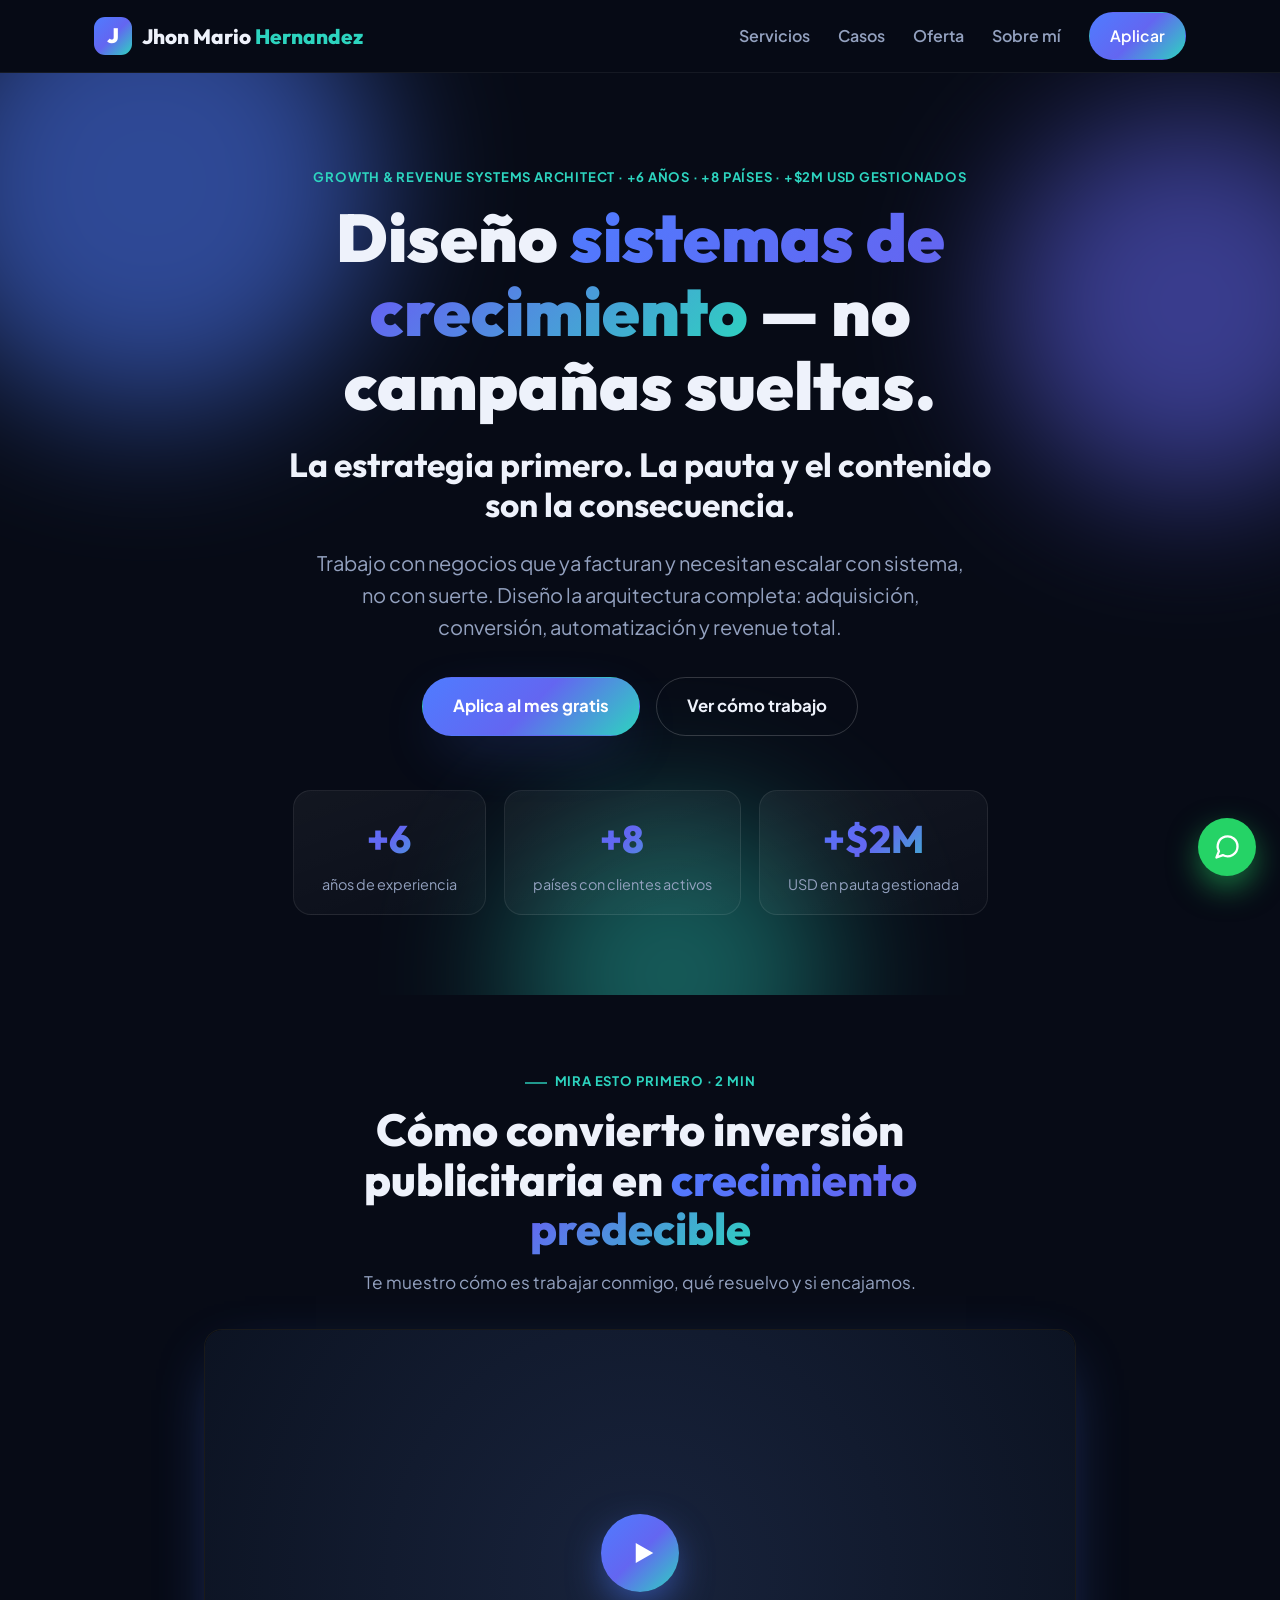
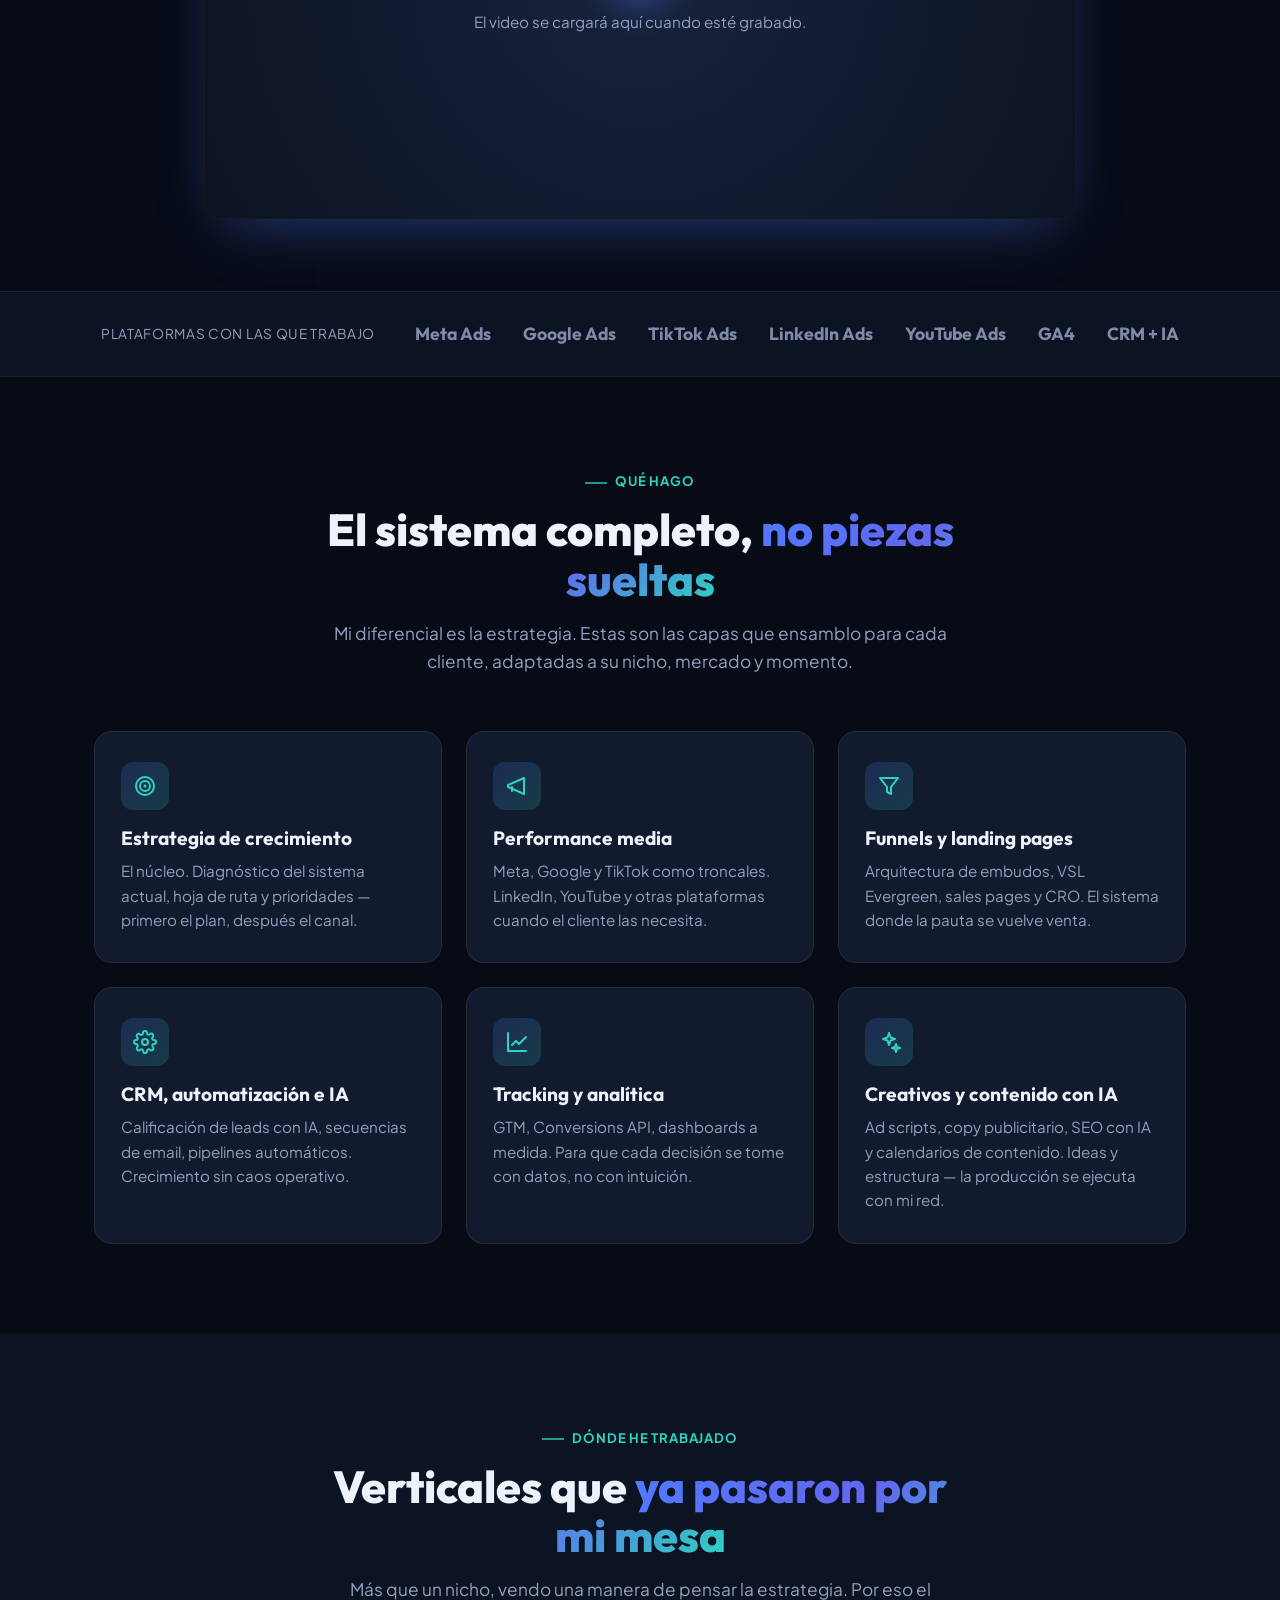
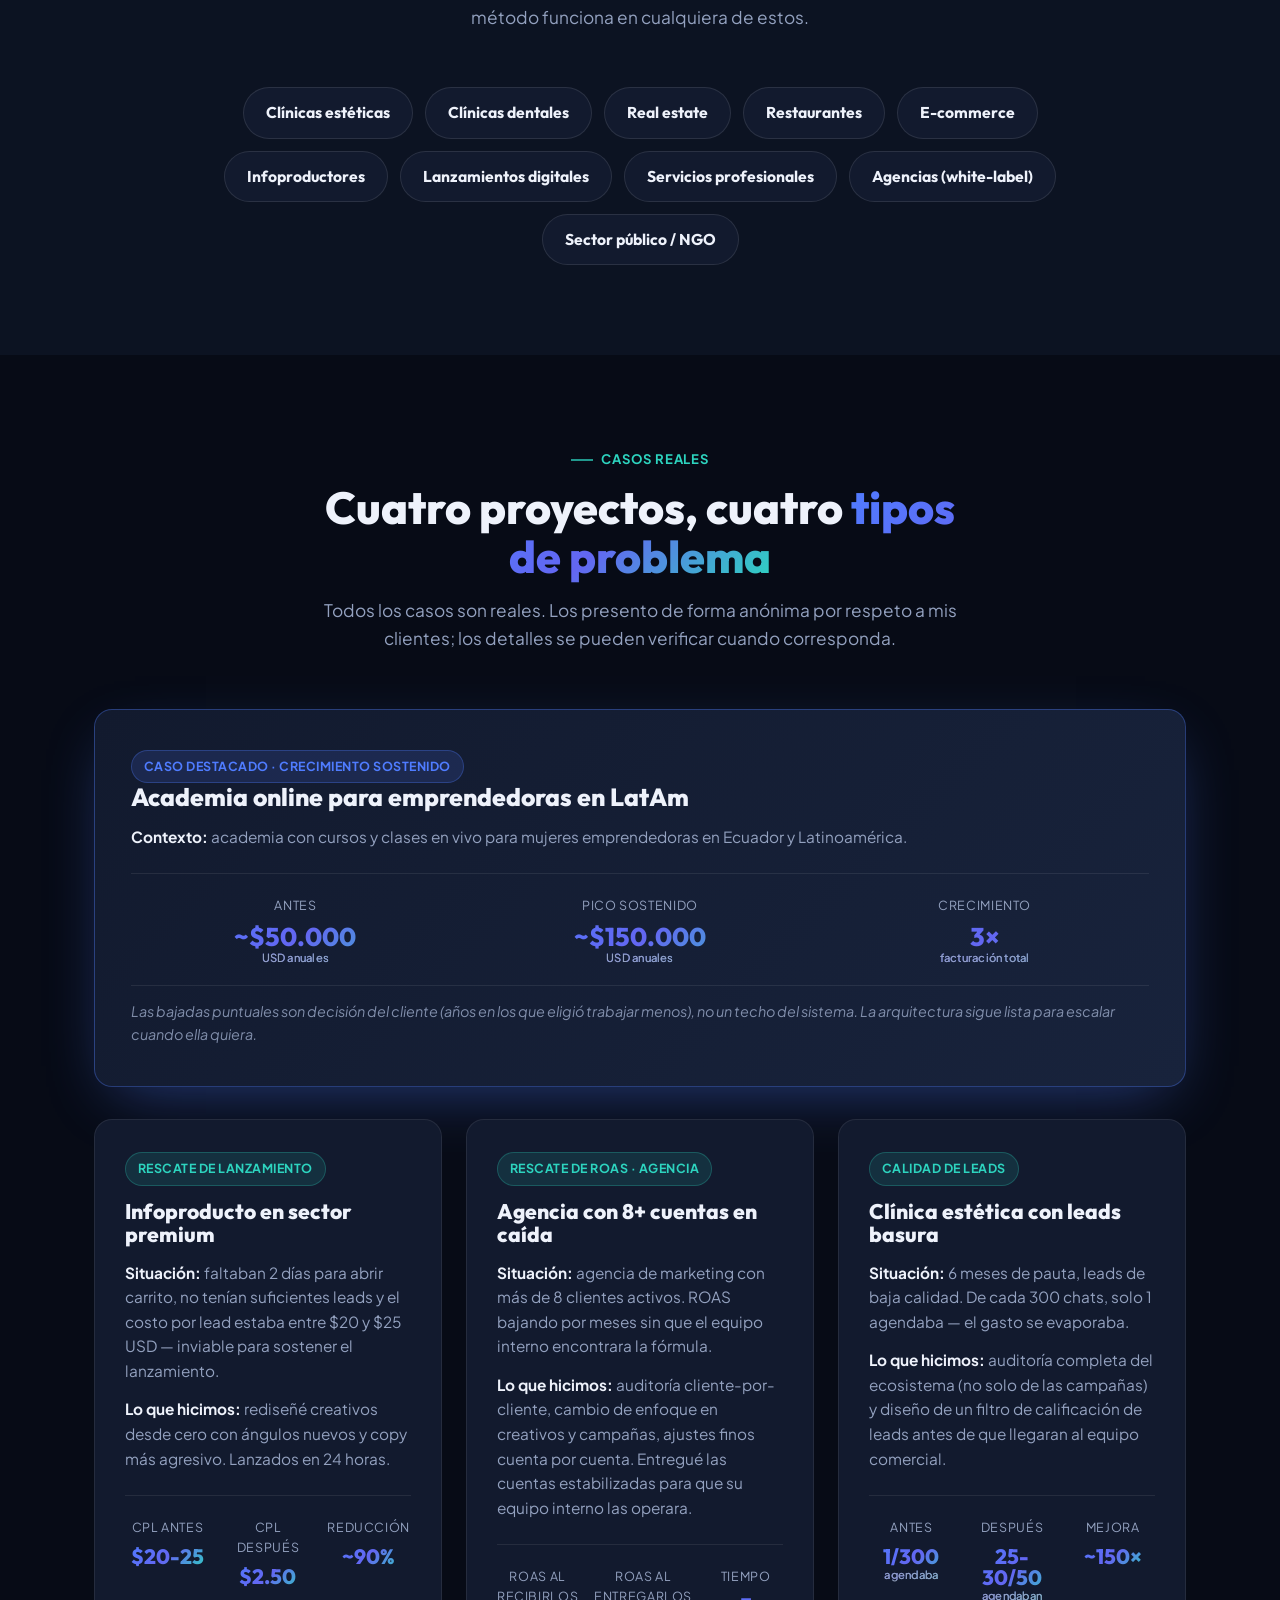
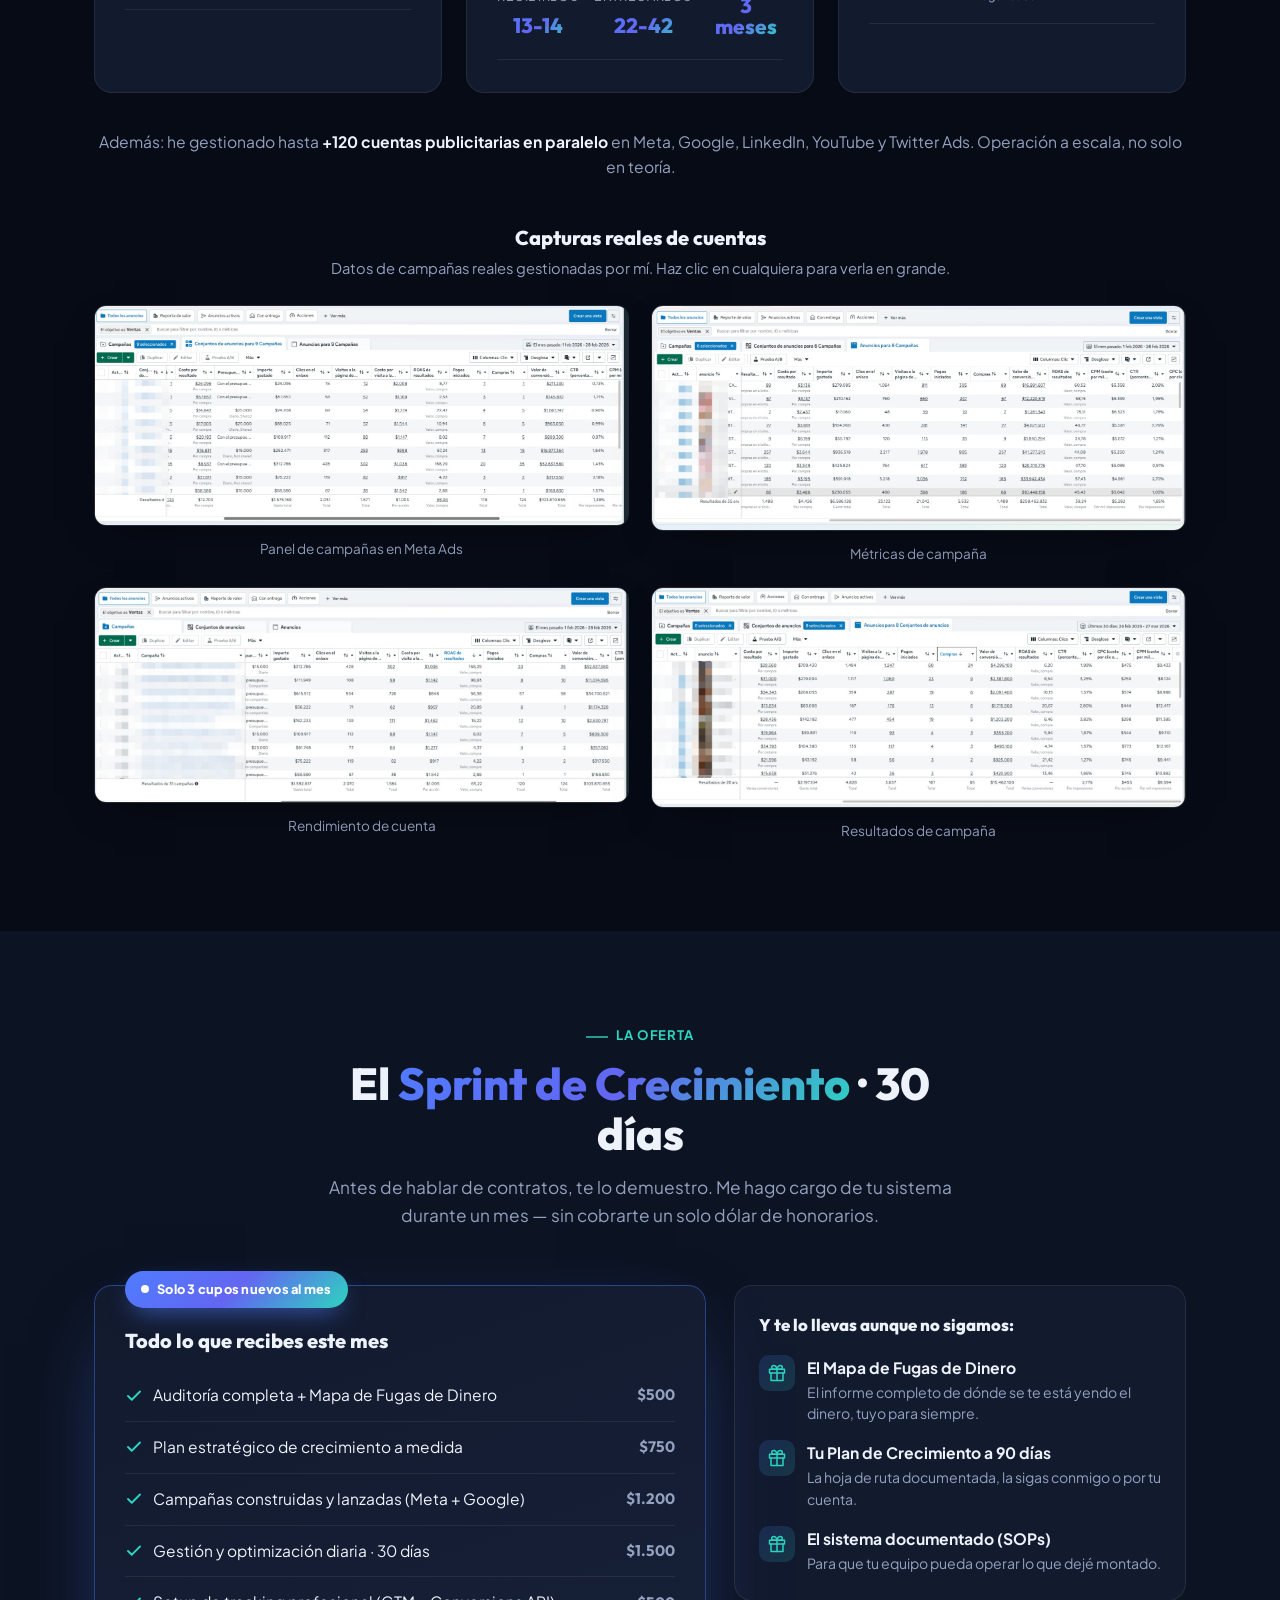
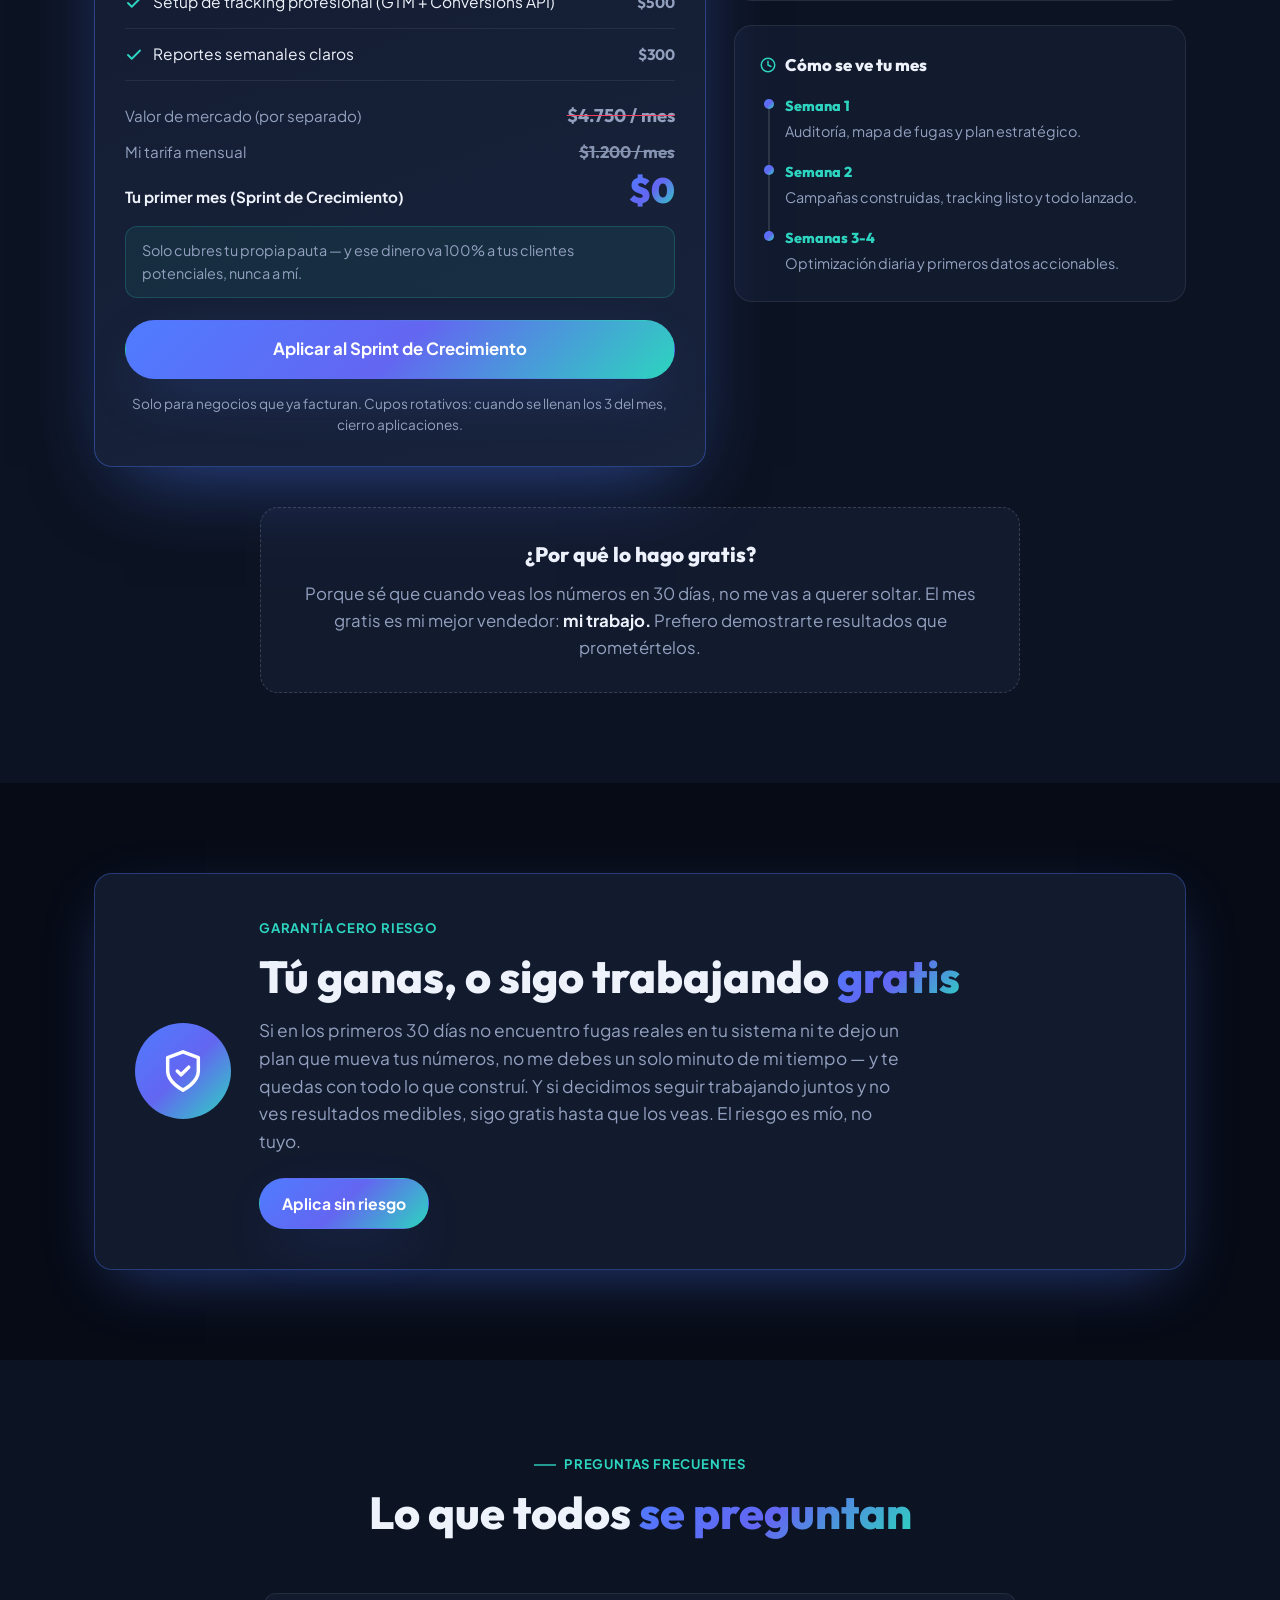
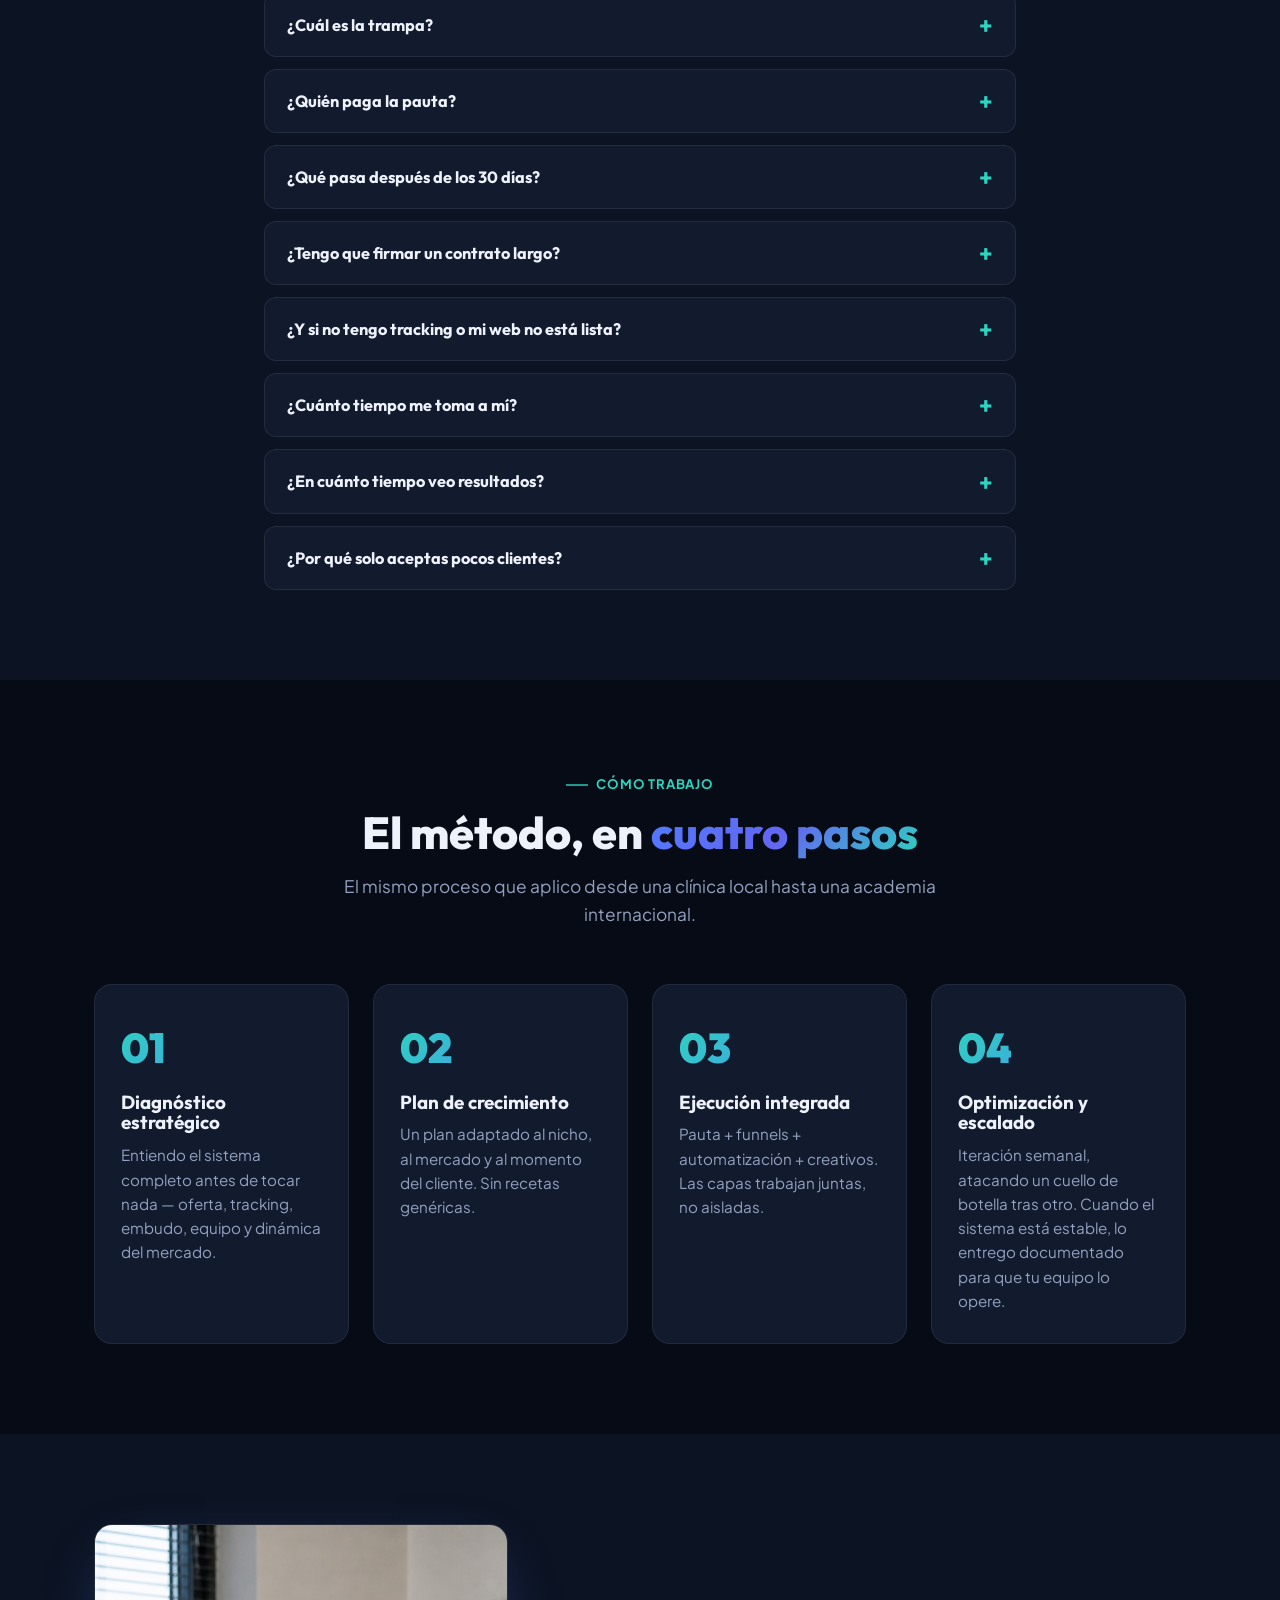
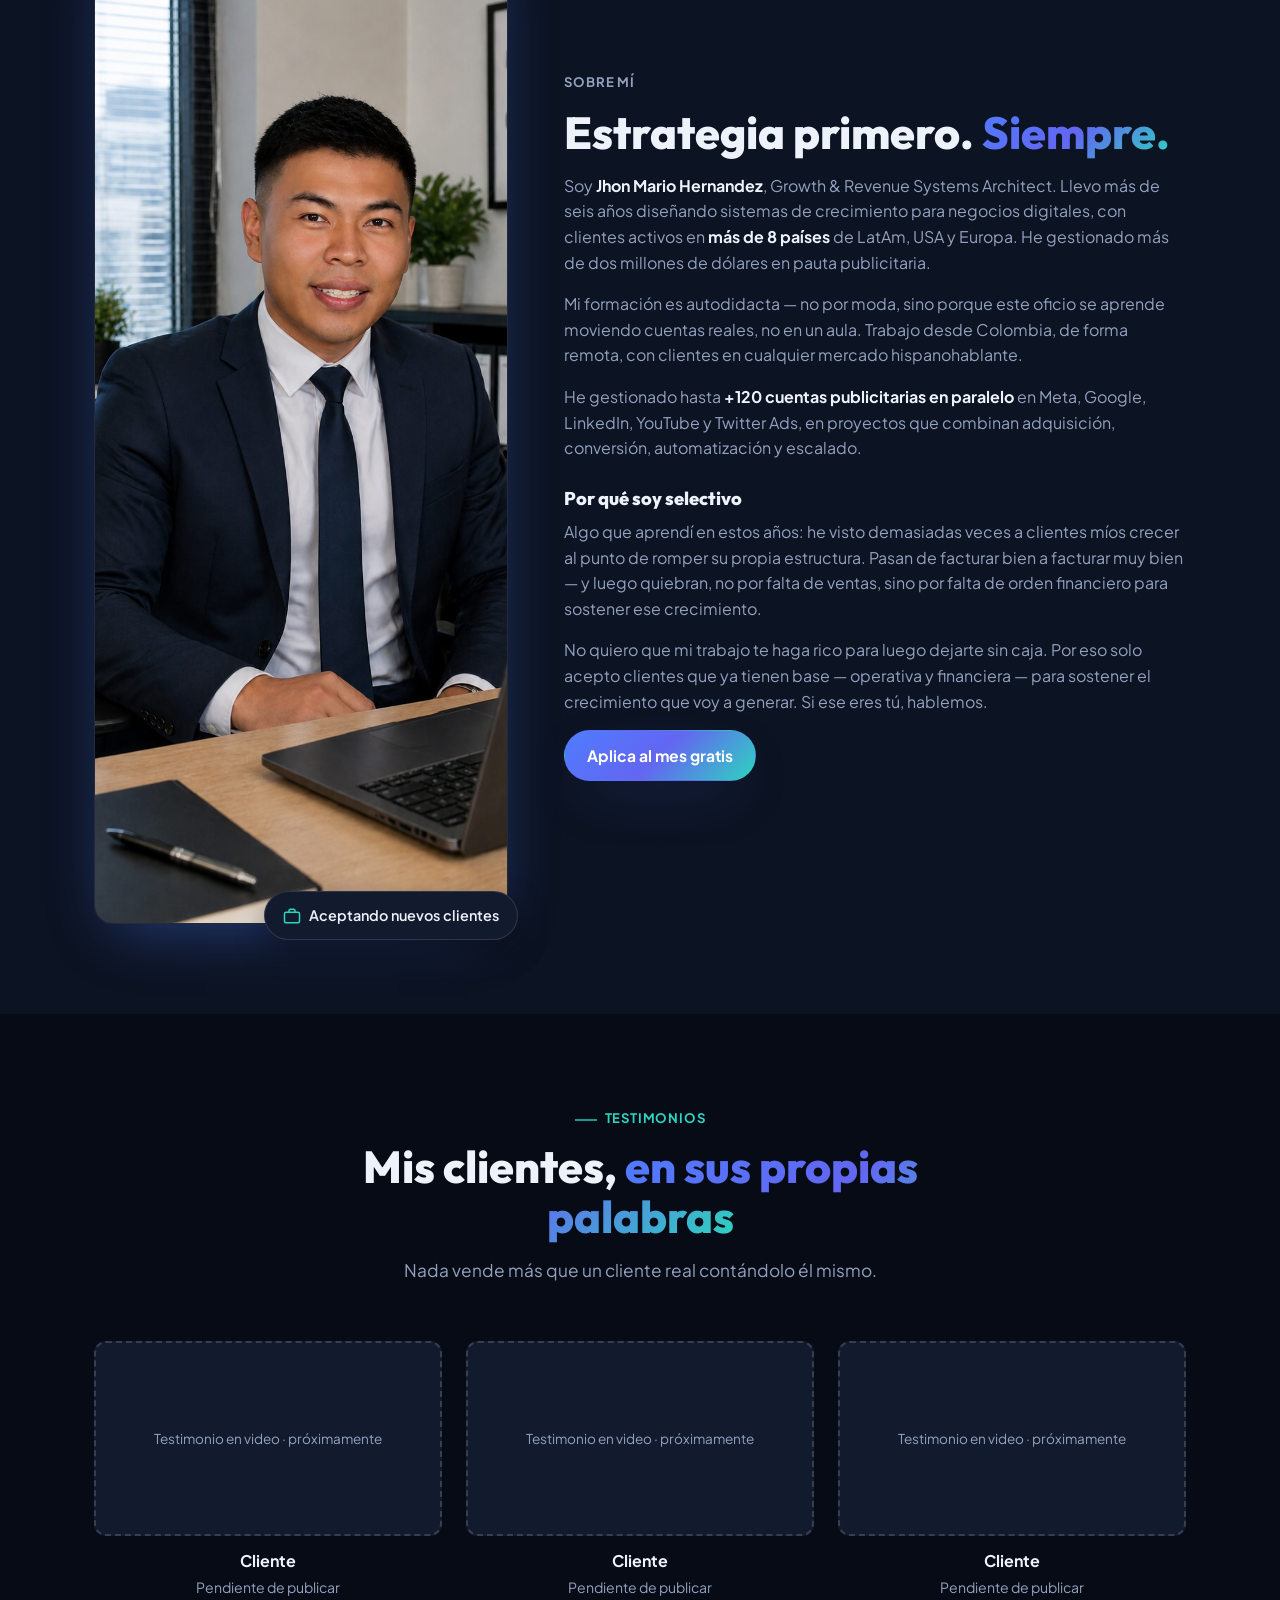
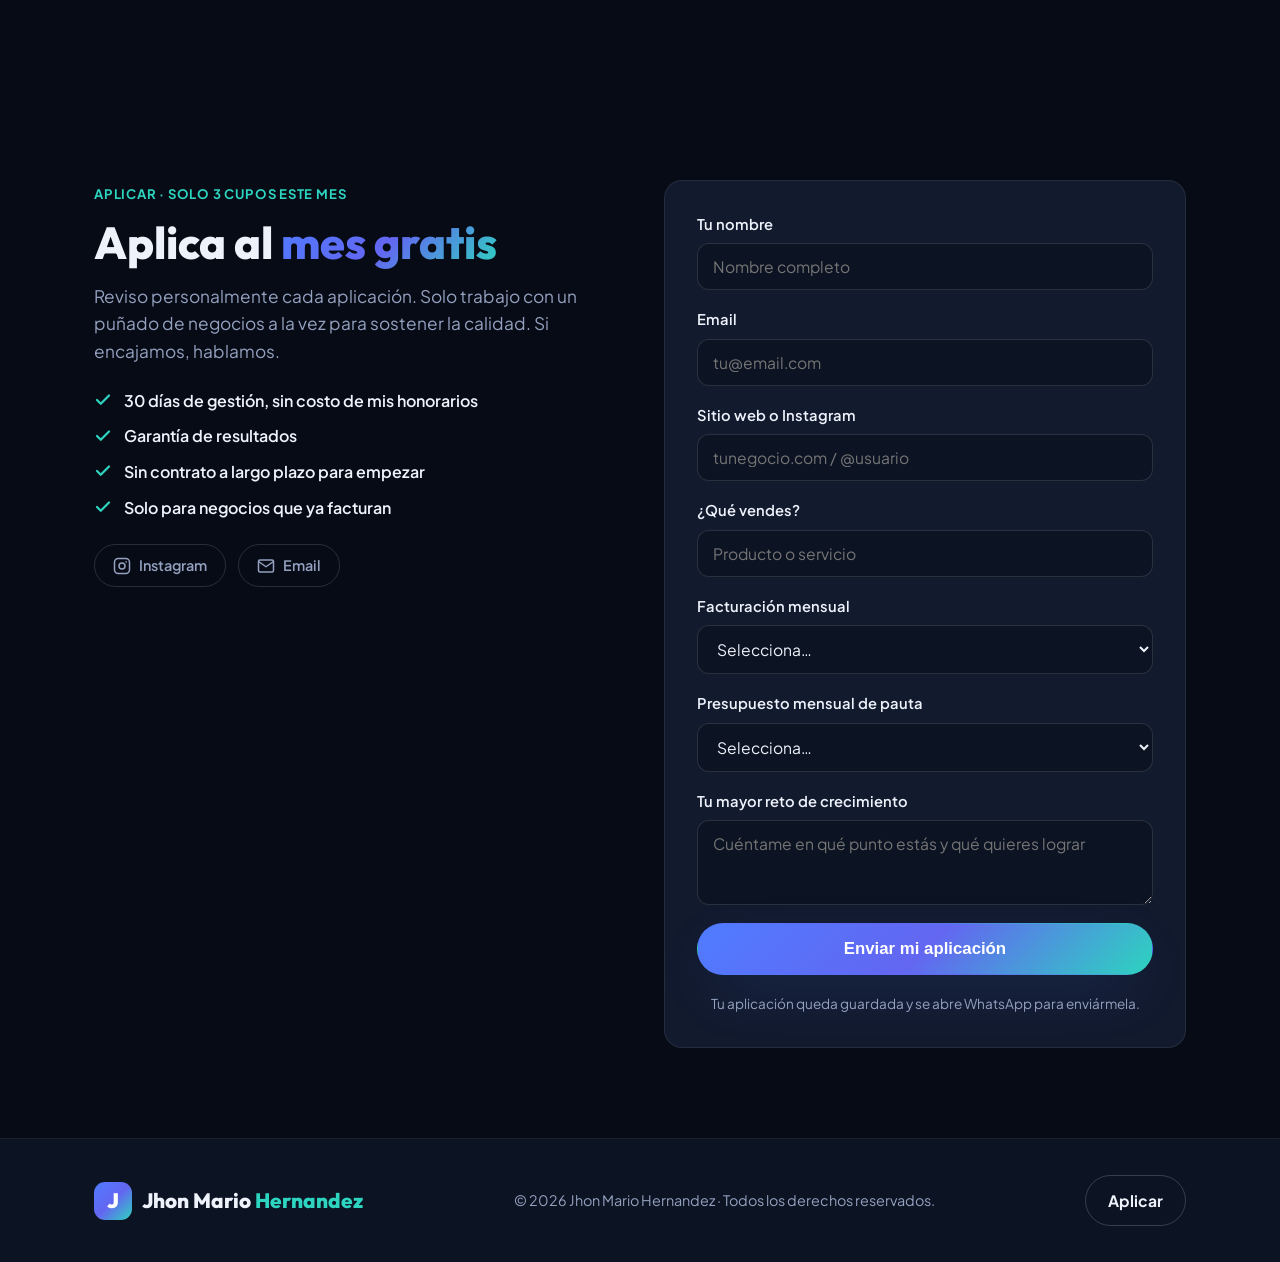
<file: docs/index.html>
<!DOCTYPE html>
<html lang="es">
<head>
  <meta charset="UTF-8" />
  <meta name="viewport" content="width=device-width, initial-scale=1.0" />
  <title>Jhon Mario Hernandez | Growth & Revenue Systems Architect</title>
  <meta name="description" content="Diseño sistemas de crecimiento predecible para negocios digitales. +6 años, clientes en +8 países, +$2M USD gestionados en pauta. La estrategia primero — la pauta y el contenido son consecuencia." />
  <meta name="author" content="Jhon Mario Hernandez" />
  <meta property="og:type" content="website" />
  <meta property="og:title" content="Growth & Revenue Systems Architect — Jhon Mario Hernandez" />
  <meta property="og:description" content="Sistemas de crecimiento para negocios que ya facturan. +$2M USD gestionados, +6 años, clientes en +8 países y +120 cuentas publicitarias gestionadas." />
  <!-- Para que la miniatura salga en WhatsApp/Facebook, cambia esta ruta por la URL ABSOLUTA cuando tengas tu dominio final, ej: https://tudominio.com/assets/og-image.png -->
  <meta property="og:image" content="assets/og-image.png" />
  <meta property="og:image:width" content="1200" />
  <meta property="og:image:height" content="630" />
  <meta name="twitter:card" content="summary_large_image" />
  <meta name="twitter:title" content="Growth & Revenue Systems Architect — Jhon Mario Hernandez" />
  <meta name="twitter:description" content="Sistemas de crecimiento para negocios que ya facturan. +$2M USD gestionados, +6 años, clientes en +8 países y +120 cuentas publicitarias gestionadas." />
  <meta name="twitter:image" content="assets/og-image.png" />

  <link rel="icon" type="image/svg+xml" href="favicon.svg" />
  <link rel="preconnect" href="https://fonts.googleapis.com" />
  <link rel="preconnect" href="https://fonts.gstatic.com" crossorigin />
  <link href="https://fonts.googleapis.com/css2?family=Plus+Jakarta+Sans:wght@400;500;600;700;800&family=Outfit:wght@500;600;700;800;900&display=swap" rel="stylesheet" />
  <link rel="stylesheet" href="styles.css" />
</head>
<body>
  <!-- ====== ICON SPRITE ====== -->
  <svg width="0" height="0" class="svg-sprite" aria-hidden="true" focusable="false">
    <symbol id="i-check" viewBox="0 0 24 24"><polyline points="20 6 9 17 4 12" /></symbol>
    <symbol id="i-shield" viewBox="0 0 24 24"><path d="M12 22s8-4 8-10V5l-8-3-8 3v7c0 6 8 10 8 10z" /><polyline points="9 12 11 14 15 10" /></symbol>
    <symbol id="i-briefcase" viewBox="0 0 24 24"><rect x="2" y="7" width="20" height="14" rx="2" /><path d="M16 7V5a2 2 0 0 0-2-2h-4a2 2 0 0 0-2 2v2" /></symbol>
    <symbol id="i-instagram" viewBox="0 0 24 24"><rect x="2" y="2" width="20" height="20" rx="5" /><circle cx="12" cy="12" r="4" /><circle cx="17.5" cy="6.5" r="1.1" fill="currentColor" stroke="none" /></symbol>
    <symbol id="i-mail" viewBox="0 0 24 24"><rect x="2" y="4" width="20" height="16" rx="2" /><path d="m22 6-10 7L2 6" /></symbol>
    <symbol id="i-whatsapp" viewBox="0 0 24 24"><path d="M21 11.5a8.5 8.5 0 0 1-12.6 7.4L3 21l2.1-5.4A8.5 8.5 0 1 1 21 11.5z" /></symbol>
    <symbol id="i-play" viewBox="0 0 24 24"><polygon points="7 4 21 12 7 20 7 4" fill="currentColor" stroke="none" /></symbol>
    <symbol id="i-strategy" viewBox="0 0 24 24"><circle cx="12" cy="12" r="9" /><circle cx="12" cy="12" r="5" /><circle cx="12" cy="12" r="1.6" fill="currentColor" stroke="none" /></symbol>
    <symbol id="i-ads" viewBox="0 0 24 24"><path d="M3 11v2l16 7V4z" /><path d="M7 13v4" /></symbol>
    <symbol id="i-funnel" viewBox="0 0 24 24"><path d="M3 4h18l-7 9v7l-4-2v-5z" /></symbol>
    <symbol id="i-cog" viewBox="0 0 24 24"><circle cx="12" cy="12" r="3" /><path d="M19.4 15a1.65 1.65 0 0 0 .33 1.82l.06.06a2 2 0 1 1-2.83 2.83l-.06-.06a1.65 1.65 0 0 0-1.82-.33 1.65 1.65 0 0 0-1 1.51V21a2 2 0 1 1-4 0v-.09a1.65 1.65 0 0 0-1-1.51 1.65 1.65 0 0 0-1.82.33l-.06.06a2 2 0 1 1-2.83-2.83l.06-.06a1.65 1.65 0 0 0 .33-1.82 1.65 1.65 0 0 0-1.51-1H3a2 2 0 1 1 0-4h.09a1.65 1.65 0 0 0 1.51-1 1.65 1.65 0 0 0-.33-1.82l-.06-.06a2 2 0 1 1 2.83-2.83l.06.06a1.65 1.65 0 0 0 1.82.33h0a1.65 1.65 0 0 0 1-1.51V3a2 2 0 1 1 4 0v.09a1.65 1.65 0 0 0 1 1.51 1.65 1.65 0 0 0 1.82-.33l.06-.06a2 2 0 1 1 2.83 2.83l-.06.06a1.65 1.65 0 0 0-.33 1.82v0a1.65 1.65 0 0 0 1.51 1H21a2 2 0 1 1 0 4h-.09a1.65 1.65 0 0 0-1.51 1z" /></symbol>
    <symbol id="i-chart" viewBox="0 0 24 24"><path d="M3 3v18h18" /><polyline points="7 15 11 11 14 14 21 7" /></symbol>
    <symbol id="i-sparkle" viewBox="0 0 24 24"><path d="M12 3l1.5 4.5L18 9l-4.5 1.5L12 15l-1.5-4.5L6 9l4.5-1.5z" /><path d="M19 14l1 3 3 1-3 1-1 3-1-3-3-1 3-1z" /></symbol>
    <symbol id="i-gift" viewBox="0 0 24 24"><polyline points="20 12 20 22 4 22 4 12" /><rect x="2" y="7" width="20" height="5" /><line x1="12" y1="22" x2="12" y2="7" /><path d="M12 7H7.5a2.5 2.5 0 0 1 0-5C11 2 12 7 12 7z" /><path d="M12 7h4.5a2.5 2.5 0 0 0 0-5C13 2 12 7 12 7z" /></symbol>
    <symbol id="i-clock" viewBox="0 0 24 24"><circle cx="12" cy="12" r="9" /><polyline points="12 7 12 12 16 14" /></symbol>
  </svg>

  <!-- ====== HEADER / NAV ====== -->
  <header class="site-header" id="top">
    <nav class="nav container">
      <a href="#top" class="brand">
        <span class="brand-mark">J</span>
        <span class="brand-text">Jhon Mario <span class="brand-accent">Hernandez</span></span>
      </a>
      <button class="nav-toggle" aria-label="Menú" aria-expanded="false">
        <span></span><span></span><span></span>
      </button>
      <ul class="nav-links">
        <li><a href="#capacidades">Servicios</a></li>
        <li><a href="#casos">Casos</a></li>
        <li><a href="#oferta">Oferta</a></li>
        <li><a href="#sobre-mi">Sobre mí</a></li>
        <li><a href="#apply" class="btn btn-nav">Aplicar</a></li>
      </ul>
    </nav>
  </header>

  <main>
    <!-- ====== HERO ====== -->
    <section class="hero">
      <div class="hero-bg" aria-hidden="true">
        <span class="blob blob-1"></span>
        <span class="blob blob-2"></span>
        <span class="blob blob-3"></span>
      </div>
      <div class="container hero-inner">
        <p class="eyebrow">Growth &amp; Revenue Systems Architect · +6 años · +8 países · +$2M USD gestionados</p>
        <h1 class="hero-title">Diseño <span class="gradient-text">sistemas de crecimiento</span> — no campañas sueltas.</h1>
        <p class="hero-subtitle">La estrategia primero. La pauta y el contenido son la consecuencia.</p>
        <p class="hero-lead">Trabajo con negocios que ya facturan y necesitan escalar con sistema, no con suerte. Diseño la arquitectura completa: adquisición, conversión, automatización y revenue total.</p>
        <div class="hero-cta">
          <a href="#apply" class="btn btn-primary btn-lg">Aplica al mes gratis</a>
          <a href="#metodo" class="btn btn-ghost btn-lg">Ver cómo trabajo</a>
        </div>
        <ul class="hero-stats">
          <li><strong>+6</strong><span>años de experiencia</span></li>
          <li><strong>+8</strong><span>países con clientes activos</span></li>
          <li><strong>+$2M</strong><span>USD en pauta gestionada</span></li>
        </ul>
      </div>
    </section>

    <!-- ====== VSL ====== -->
    <section class="section vsl-section" id="vsl">
      <div class="container vsl-wrap">
        <header class="section-head">
          <p class="eyebrow">Mira esto primero · 2 min</p>
          <h2 class="section-title">Cómo convierto inversión publicitaria en <span class="gradient-text">crecimiento predecible</span></h2>
          <p class="section-desc">Te muestro cómo es trabajar conmigo, qué resuelvo y si encajamos.</p>
        </header>
        <div class="vsl-player" id="vsl-player">
          <div class="vsl-placeholder">
            <button class="vsl-play" type="button" aria-label="Reproducir video"><svg class="icon icon-fill"><use href="#i-play" /></svg></button>
            <p class="vsl-ph-text">El video se cargará aquí cuando esté grabado.</p>
          </div>
        </div>
      </div>
    </section>

    <!-- ====== TRUST ====== -->
    <section class="trust">
      <div class="container trust-inner">
        <span>Plataformas con las que trabajo</span>
        <ul class="trust-list">
          <li>Meta Ads</li><li>Google Ads</li><li>TikTok Ads</li><li>LinkedIn Ads</li><li>YouTube Ads</li><li>GA4</li><li>CRM + IA</li>
        </ul>
      </div>
    </section>

    <!-- ====== CAPACIDADES ====== -->
    <section class="section" id="capacidades">
      <div class="container">
        <header class="section-head">
          <p class="eyebrow">Qué hago</p>
          <h2 class="section-title">El sistema completo, <span class="gradient-text">no piezas sueltas</span></h2>
          <p class="section-desc">Mi diferencial es la estrategia. Estas son las capas que ensamblo para cada cliente, adaptadas a su nicho, mercado y momento.</p>
        </header>
        <div class="capabilities-grid">
          <article class="capability">
            <div class="capability-ico"><svg class="icon"><use href="#i-strategy" /></svg></div>
            <h3>Estrategia de crecimiento</h3>
            <p>El núcleo. Diagnóstico del sistema actual, hoja de ruta y prioridades — primero el plan, después el canal.</p>
          </article>
          <article class="capability">
            <div class="capability-ico"><svg class="icon"><use href="#i-ads" /></svg></div>
            <h3>Performance media</h3>
            <p>Meta, Google y TikTok como troncales. LinkedIn, YouTube y otras plataformas cuando el cliente las necesita.</p>
          </article>
          <article class="capability">
            <div class="capability-ico"><svg class="icon"><use href="#i-funnel" /></svg></div>
            <h3>Funnels y landing pages</h3>
            <p>Arquitectura de embudos, VSL Evergreen, sales pages y CRO. El sistema donde la pauta se vuelve venta.</p>
          </article>
          <article class="capability">
            <div class="capability-ico"><svg class="icon"><use href="#i-cog" /></svg></div>
            <h3>CRM, automatización e IA</h3>
            <p>Calificación de leads con IA, secuencias de email, pipelines automáticos. Crecimiento sin caos operativo.</p>
          </article>
          <article class="capability">
            <div class="capability-ico"><svg class="icon"><use href="#i-chart" /></svg></div>
            <h3>Tracking y analítica</h3>
            <p>GTM, Conversions API, dashboards a medida. Para que cada decisión se tome con datos, no con intuición.</p>
          </article>
          <article class="capability">
            <div class="capability-ico"><svg class="icon"><use href="#i-sparkle" /></svg></div>
            <h3>Creativos y contenido con IA</h3>
            <p>Ad scripts, copy publicitario, SEO con IA y calendarios de contenido. Ideas y estructura — la producción se ejecuta con mi red.</p>
          </article>
        </div>
      </div>
    </section>

    <!-- ====== VERTICALES ====== -->
    <section class="section section-alt" id="verticales">
      <div class="container">
        <header class="section-head">
          <p class="eyebrow">Dónde he trabajado</p>
          <h2 class="section-title">Verticales que <span class="gradient-text">ya pasaron por mi mesa</span></h2>
          <p class="section-desc">Más que un nicho, vendo una manera de pensar la estrategia. Por eso el método funciona en cualquiera de estos.</p>
        </header>
        <ul class="verticals-grid">
          <li>Clínicas estéticas</li>
          <li>Clínicas dentales</li>
          <li>Real estate</li>
          <li>Restaurantes</li>
          <li>E-commerce</li>
          <li>Infoproductores</li>
          <li>Lanzamientos digitales</li>
          <li>Servicios profesionales</li>
          <li>Agencias (white-label)</li>
          <li>Sector público / NGO</li>
        </ul>
      </div>
    </section>

    <!-- ====== CASOS ====== -->
    <section class="section" id="casos">
      <div class="container">
        <header class="section-head">
          <p class="eyebrow">Casos reales</p>
          <h2 class="section-title">Cuatro proyectos, cuatro <span class="gradient-text">tipos de problema</span></h2>
          <p class="section-desc">Todos los casos son reales. Los presento de forma anónima por respeto a mis clientes; los detalles se pueden verificar cuando corresponda.</p>
        </header>

        <article class="case-card case-featured">
          <header class="case-head">
            <span class="case-tag">Caso destacado · Crecimiento sostenido</span>
            <h3 class="case-title">Academia online para emprendedoras en LatAm</h3>
          </header>
          <p class="case-context"><strong>Contexto:</strong> academia con cursos y clases en vivo para mujeres emprendedoras en Ecuador y Latinoamérica.</p>
          <div class="case-metrics">
            <div><span>Antes</span><strong>~$50.000<small>USD anuales</small></strong></div>
            <div><span>Pico sostenido</span><strong>~$150.000<small>USD anuales</small></strong></div>
            <div><span>Crecimiento</span><strong>3×<small>facturación total</small></strong></div>
          </div>
          <p class="case-note">Las bajadas puntuales son decisión del cliente (años en los que eligió trabajar menos), no un techo del sistema. La arquitectura sigue lista para escalar cuando ella quiera.</p>
        </article>

        <div class="cases-grid">
          <article class="case-card">
            <span class="case-tag">Rescate de lanzamiento</span>
            <h3 class="case-title">Infoproducto en sector premium</h3>
            <p class="case-context"><strong>Situación:</strong> faltaban 2 días para abrir carrito, no tenían suficientes leads y el costo por lead estaba entre $20 y $25 USD — inviable para sostener el lanzamiento.</p>
            <p class="case-action"><strong>Lo que hicimos:</strong> rediseñé creativos desde cero con ángulos nuevos y copy más agresivo. Lanzados en 24 horas.</p>
            <div class="case-metrics small">
              <div><span>CPL antes</span><strong>$20-25</strong></div>
              <div><span>CPL después</span><strong>$2.50</strong></div>
              <div><span>Reducción</span><strong>~90%</strong></div>
            </div>
          </article>

          <article class="case-card">
            <span class="case-tag">Rescate de ROAS · agencia</span>
            <h3 class="case-title">Agencia con 8+ cuentas en caída</h3>
            <p class="case-context"><strong>Situación:</strong> agencia de marketing con más de 8 clientes activos. ROAS bajando por meses sin que el equipo interno encontrara la fórmula.</p>
            <p class="case-action"><strong>Lo que hicimos:</strong> auditoría cliente-por-cliente, cambio de enfoque en creativos y campañas, ajustes finos cuenta por cuenta. Entregué las cuentas estabilizadas para que su equipo interno las operara.</p>
            <div class="case-metrics small">
              <div><span>ROAS al recibirlos</span><strong>13-14</strong></div>
              <div><span>ROAS al entregarlos</span><strong>22-42</strong></div>
              <div><span>Tiempo</span><strong>3 meses</strong></div>
            </div>
          </article>

          <article class="case-card">
            <span class="case-tag">Calidad de leads</span>
            <h3 class="case-title">Clínica estética con leads basura</h3>
            <p class="case-context"><strong>Situación:</strong> 6 meses de pauta, leads de baja calidad. De cada 300 chats, solo 1 agendaba — el gasto se evaporaba.</p>
            <p class="case-action"><strong>Lo que hicimos:</strong> auditoría completa del ecosistema (no solo de las campañas) y diseño de un filtro de calificación de leads antes de que llegaran al equipo comercial.</p>
            <div class="case-metrics small">
              <div><span>Antes</span><strong>1/300<small>agendaba</small></strong></div>
              <div><span>Después</span><strong>25-30/50<small>agendaban</small></strong></div>
              <div><span>Mejora</span><strong>~150×</strong></div>
            </div>
          </article>
        </div>

        <p class="cases-foot">Además: he gestionado hasta <strong>+120 cuentas publicitarias en paralelo</strong> en Meta, Google, LinkedIn, YouTube y Twitter Ads. Operación a escala, no solo en teoría.</p>

        <div class="results-shots">
          <h3 class="results-shots-title">Capturas reales de cuentas</h3>
          <p class="results-shots-sub">Datos de campañas reales gestionadas por mí. Haz clic en cualquiera para verla en grande.</p>
          <div class="shots-grid">
            <figure class="shot"><a href="assets/resultado-1.png" target="_blank" rel="noopener"><img src="assets/resultado-1.png" alt="Panel de campañas de una cuenta gestionada en Meta Ads" loading="lazy" onerror="this.closest('.shot').classList.add('is-empty')" /></a><figcaption>Panel de campañas en Meta Ads</figcaption></figure>
            <figure class="shot"><a href="assets/resultado-2.png" target="_blank" rel="noopener"><img src="assets/resultado-2.png" alt="Métricas de rendimiento de una cuenta gestionada" loading="lazy" onerror="this.closest('.shot').classList.add('is-empty')" /></a><figcaption>Métricas de campaña</figcaption></figure>
            <figure class="shot"><a href="assets/resultado-3.png" target="_blank" rel="noopener"><img src="assets/resultado-3.png" alt="Rendimiento de una cuenta publicitaria gestionada" loading="lazy" onerror="this.closest('.shot').classList.add('is-empty')" /></a><figcaption>Rendimiento de cuenta</figcaption></figure>
            <figure class="shot"><a href="assets/resultado-4.png" target="_blank" rel="noopener"><img src="assets/resultado-4.png" alt="Resultados de campaña de una cuenta gestionada" loading="lazy" onerror="this.closest('.shot').classList.add('is-empty')" /></a><figcaption>Resultados de campaña</figcaption></figure>
          </div>
        </div>
      </div>
    </section>

    <!-- ====== OFERTA · SPRINT DE CRECIMIENTO ====== -->
    <section class="section section-alt" id="oferta">
      <div class="container">
        <header class="section-head">
          <p class="eyebrow">La oferta</p>
          <h2 class="section-title">El <span class="gradient-text">Sprint de Crecimiento</span> · 30 días</h2>
          <p class="section-desc">Antes de hablar de contratos, te lo demuestro. Me hago cargo de tu sistema durante un mes — sin cobrarte un solo dólar de honorarios.</p>
        </header>

        <div class="offer-grand">
          <!-- Value stack -->
          <div class="offer-stack-card">
            <div class="offer-cohort"><span class="pulse"></span> Solo 3 cupos nuevos al mes</div>
            <h3 class="offer-stack-title">Todo lo que recibes este mes</h3>
            <ul class="value-stack">
              <li><span class="vs-item"><svg class="icon"><use href="#i-check" /></svg> Auditoría completa + Mapa de Fugas de Dinero</span><span class="vs-val">$500</span></li>
              <li><span class="vs-item"><svg class="icon"><use href="#i-check" /></svg> Plan estratégico de crecimiento a medida</span><span class="vs-val">$750</span></li>
              <li><span class="vs-item"><svg class="icon"><use href="#i-check" /></svg> Campañas construidas y lanzadas (Meta + Google)</span><span class="vs-val">$1.200</span></li>
              <li><span class="vs-item"><svg class="icon"><use href="#i-check" /></svg> Gestión y optimización diaria · 30 días</span><span class="vs-val">$1.500</span></li>
              <li><span class="vs-item"><svg class="icon"><use href="#i-check" /></svg> Setup de tracking profesional (GTM + Conversions API)</span><span class="vs-val">$500</span></li>
              <li><span class="vs-item"><svg class="icon"><use href="#i-check" /></svg> Reportes semanales claros</span><span class="vs-val">$300</span></li>
            </ul>
            <div class="value-total">
              <div class="vt-row"><span>Valor de mercado (por separado)</span><span class="vt-strike">$4.750 / mes</span></div>
              <div class="vt-row"><span>Mi tarifa mensual</span><span class="vt-strike vt-fee">$1.200 / mes</span></div>
              <div class="vt-row vt-free"><span>Tu primer mes (Sprint de Crecimiento)</span><span class="vt-zero">$0</span></div>
            </div>
            <p class="offer-spend-note">Solo cubres tu propia pauta — y ese dinero va 100% a tus clientes potenciales, nunca a mí.</p>
            <a href="#apply" class="btn btn-primary btn-lg btn-block">Aplicar al Sprint de Crecimiento</a>
            <p class="offer-foot">Solo para negocios que ya facturan. Cupos rotativos: cuando se llenan los 3 del mes, cierro aplicaciones.</p>
          </div>

          <!-- Side: bonuses + timeline -->
          <div class="offer-side">
            <div class="bonus-box">
              <h4>Y te lo llevas aunque no sigamos:</h4>
              <ul class="bonus-list">
                <li><span class="bonus-ico"><svg class="icon"><use href="#i-gift" /></svg></span><div><strong>El Mapa de Fugas de Dinero</strong><p>El informe completo de dónde se te está yendo el dinero, tuyo para siempre.</p></div></li>
                <li><span class="bonus-ico"><svg class="icon"><use href="#i-gift" /></svg></span><div><strong>Tu Plan de Crecimiento a 90 días</strong><p>La hoja de ruta documentada, la sigas conmigo o por tu cuenta.</p></div></li>
                <li><span class="bonus-ico"><svg class="icon"><use href="#i-gift" /></svg></span><div><strong>El sistema documentado (SOPs)</strong><p>Para que tu equipo pueda operar lo que dejé montado.</p></div></li>
              </ul>
            </div>

            <div class="timeline-box">
              <h4><svg class="icon"><use href="#i-clock" /></svg> Cómo se ve tu mes</h4>
              <ol class="timeline">
                <li><span class="tl-week">Semana 1</span><p>Auditoría, mapa de fugas y plan estratégico.</p></li>
                <li><span class="tl-week">Semana 2</span><p>Campañas construidas, tracking listo y todo lanzado.</p></li>
                <li><span class="tl-week">Semanas 3-4</span><p>Optimización diaria y primeros datos accionables.</p></li>
              </ol>
            </div>
          </div>
        </div>

        <!-- Reason why -->
        <div class="reason-why">
          <p class="rw-q">¿Por qué lo hago gratis?</p>
          <p class="rw-a">Porque sé que cuando veas los números en 30 días, no me vas a querer soltar. El mes gratis es mi mejor vendedor: <strong>mi trabajo.</strong> Prefiero demostrarte resultados que prometértelos.</p>
        </div>
      </div>
    </section>

    <!-- ====== GARANTÍA ====== -->
    <section class="section" id="guarantee">
      <div class="container">
        <div class="guarantee">
          <div class="guarantee-badge"><svg class="icon"><use href="#i-shield" /></svg></div>
          <div class="guarantee-body">
            <p class="eyebrow">Garantía Cero Riesgo</p>
            <h2 class="section-title">Tú ganas, o sigo trabajando <span class="gradient-text">gratis</span></h2>
            <p class="g-text">Si en los primeros 30 días no encuentro fugas reales en tu sistema ni te dejo un plan que mueva tus números, no me debes un solo minuto de mi tiempo — y te quedas con todo lo que construí. Y si decidimos seguir trabajando juntos y no ves resultados medibles, sigo gratis hasta que los veas. El riesgo es mío, no tuyo.</p>
            <a href="#apply" class="btn btn-primary">Aplica sin riesgo</a>
          </div>
        </div>
      </div>
    </section>

    <!-- ====== FAQ ====== -->
    <section class="section section-alt" id="faq">
      <div class="container faq-wrap">
        <header class="section-head">
          <p class="eyebrow">Preguntas frecuentes</p>
          <h2 class="section-title">Lo que todos <span class="gradient-text">se preguntan</span></h2>
        </header>
        <div class="faq-list">
          <details class="faq-item"><summary>¿Cuál es la trampa?</summary><p>Ninguna. Cubro mis propios honorarios el primer mes para demostrarte mi trabajo con hechos, no con promesas. Si no te convence, no continúas — y te llevas todo lo que construí.</p></details>
          <details class="faq-item"><summary>¿Quién paga la pauta?</summary><p>Tú. Tu inversión publicitaria va directo a tus clientes potenciales, nunca a mi bolsillo. Lo único gratis es mi trabajo, no el presupuesto de anuncios.</p></details>
          <details class="faq-item"><summary>¿Qué pasa después de los 30 días?</summary><p>Si te gustan los resultados, seguimos con un acuerdo mensual. Si no, no hay ninguna obligación de continuar.</p></details>
          <details class="faq-item"><summary>¿Tengo que firmar un contrato largo?</summary><p>No para empezar. El Sprint de Crecimiento no te ata a nada.</p></details>
          <details class="faq-item"><summary>¿Y si no tengo tracking o mi web no está lista?</summary><p>Yo lo monto. El setup de tracking profesional (GTM + Conversions API) está incluido dentro del mes.</p></details>
          <details class="faq-item"><summary>¿Cuánto tiempo me toma a mí?</summary><p>Casi nada. Una llamada inicial, los accesos, y yo me encargo del resto mientras tú atiendes tu negocio.</p></details>
          <details class="faq-item"><summary>¿En cuánto tiempo veo resultados?</summary><p>Empiezo a optimizar desde la semana 2 y los primeros datos accionables llegan dentro del primer mes. El ritmo exacto depende de tu nicho y tu inversión.</p></details>
          <details class="faq-item"><summary>¿Por qué solo aceptas pocos clientes?</summary><p>Porque el trabajo lo hago yo, con mis manos. Solo tomo 3 cuentas nuevas al mes para sostener la calidad — cuando se llenan, cierro aplicaciones.</p></details>
        </div>
      </div>
    </section>

    <!-- ====== MÉTODO ====== -->
    <section class="section" id="metodo">
      <div class="container">
        <header class="section-head">
          <p class="eyebrow">Cómo trabajo</p>
          <h2 class="section-title">El método, en <span class="gradient-text">cuatro pasos</span></h2>
          <p class="section-desc">El mismo proceso que aplico desde una clínica local hasta una academia internacional.</p>
        </header>
        <ol class="steps">
          <li class="step"><span class="step-num">01</span><h3>Diagnóstico estratégico</h3><p>Entiendo el sistema completo antes de tocar nada — oferta, tracking, embudo, equipo y dinámica del mercado.</p></li>
          <li class="step"><span class="step-num">02</span><h3>Plan de crecimiento</h3><p>Un plan adaptado al nicho, al mercado y al momento del cliente. Sin recetas genéricas.</p></li>
          <li class="step"><span class="step-num">03</span><h3>Ejecución integrada</h3><p>Pauta + funnels + automatización + creativos. Las capas trabajan juntas, no aisladas.</p></li>
          <li class="step"><span class="step-num">04</span><h3>Optimización y escalado</h3><p>Iteración semanal, atacando un cuello de botella tras otro. Cuando el sistema está estable, lo entrego documentado para que tu equipo lo opere.</p></li>
        </ol>
      </div>
    </section>

    <!-- ====== SOBRE MÍ ====== -->
    <section class="section section-alt" id="sobre-mi">
      <div class="container about">
        <div class="about-media">
          <img class="about-photo" src="assets/jhon-mario.png" alt="Jhon Mario Hernandez, Growth & Revenue Systems Architect" width="800" height="1000" loading="lazy" />
          <div class="about-badge"><svg class="icon"><use href="#i-briefcase" /></svg> <span>Aceptando nuevos clientes</span></div>
        </div>
        <div class="about-body">
          <p class="eyebrow">Sobre mí</p>
          <h2 class="section-title">Estrategia primero. <span class="gradient-text">Siempre.</span></h2>
          <p>Soy <strong>Jhon Mario Hernandez</strong>, Growth &amp; Revenue Systems Architect. Llevo más de seis años diseñando sistemas de crecimiento para negocios digitales, con clientes activos en <strong>más de 8 países</strong> de LatAm, USA y Europa. He gestionado más de dos millones de dólares en pauta publicitaria.</p>
          <p>Mi formación es autodidacta — no por moda, sino porque este oficio se aprende moviendo cuentas reales, no en un aula. Trabajo desde Colombia, de forma remota, con clientes en cualquier mercado hispanohablante.</p>
          <p>He gestionado hasta <strong>+120 cuentas publicitarias en paralelo</strong> en Meta, Google, LinkedIn, YouTube y Twitter Ads, en proyectos que combinan adquisición, conversión, automatización y escalado.</p>

          <h3 class="about-subhead">Por qué soy selectivo</h3>
          <p>Algo que aprendí en estos años: he visto demasiadas veces a clientes míos crecer al punto de romper su propia estructura. Pasan de facturar bien a facturar muy bien — y luego quiebran, no por falta de ventas, sino por falta de orden financiero para sostener ese crecimiento.</p>
          <p>No quiero que mi trabajo te haga rico para luego dejarte sin caja. Por eso solo acepto clientes que ya tienen base — operativa y financiera — para sostener el crecimiento que voy a generar. Si ese eres tú, hablemos.</p>

          <a href="#apply" class="btn btn-primary">Aplica al mes gratis</a>
        </div>
      </div>
    </section>

    <!-- ====== TESTIMONIOS EN VIDEO ====== -->
    <section class="section" id="testimonios">
      <div class="container">
        <header class="section-head">
          <p class="eyebrow">Testimonios</p>
          <h2 class="section-title">Mis clientes, <span class="gradient-text">en sus propias palabras</span></h2>
          <p class="section-desc">Nada vende más que un cliente real contándolo él mismo.</p>
        </header>
        <div class="video-testimonials" id="video-testimonials"></div>
      </div>
    </section>

    <!-- ====== APLICACIÓN ====== -->
    <section class="section apply" id="apply">
      <div class="container apply-inner">
        <div class="apply-info">
          <p class="eyebrow">Aplicar · Solo 3 cupos este mes</p>
          <h2 class="section-title">Aplica al <span class="gradient-text">mes gratis</span></h2>
          <p class="section-desc">Reviso personalmente cada aplicación. Solo trabajo con un puñado de negocios a la vez para sostener la calidad. Si encajamos, hablamos.</p>
          <ul class="apply-perks">
            <li>30 días de gestión, sin costo de mis honorarios</li>
            <li>Garantía de resultados</li>
            <li>Sin contrato a largo plazo para empezar</li>
            <li>Solo para negocios que ya facturan</li>
          </ul>
          <div class="socials">
            <a href="https://www.instagram.com/jhonmariohernandezbueno7" target="_blank" aria-label="Instagram" rel="noopener"><svg class="icon"><use href="#i-instagram" /></svg> <span>Instagram</span></a>
            <a href="mailto:mariomarketer2@gmail.com"><svg class="icon"><use href="#i-mail" /></svg> <span>Email</span></a>
          </div>
        </div>

        <form class="contact-form" id="apply-form" novalidate>
          <div class="field">
            <label for="name">Tu nombre</label>
            <input type="text" id="name" name="name" placeholder="Nombre completo" required />
          </div>
          <div class="field">
            <label for="email">Email</label>
            <input type="email" id="email" name="email" placeholder="tu@email.com" required />
          </div>
          <div class="field">
            <label for="site">Sitio web o Instagram</label>
            <input type="text" id="site" name="site" placeholder="tunegocio.com / @usuario" />
          </div>
          <div class="field">
            <label for="sell">¿Qué vendes?</label>
            <input type="text" id="sell" name="sell" placeholder="Producto o servicio" required />
          </div>
          <div class="field">
            <label for="revenue">Facturación mensual</label>
            <select id="revenue" name="revenue" required>
              <option value="">Selecciona…</option>
              <option value="Apenas empezando">Apenas empezando — aún no facturo de forma estable</option>
              <option value="$5k-$20k/mes">$5k – $20k USD / mes</option>
              <option value="$20k-$50k/mes">$20k – $50k USD / mes</option>
              <option value="$50k-$100k/mes">$50k – $100k USD / mes</option>
              <option value="$100k+/mes">$100k+ USD / mes</option>
            </select>
          </div>
          <div class="field">
            <label for="budget">Presupuesto mensual de pauta</label>
            <select id="budget" name="budget" required>
              <option value="">Selecciona…</option>
              <option value="Aún no estoy seguro">Aún no estoy seguro</option>
              <option value="$1k-$5k/mes">$1k – $5k USD / mes</option>
              <option value="$5k-$15k/mes">$5k – $15k USD / mes</option>
              <option value="$15k-$50k/mes">$15k – $50k USD / mes</option>
              <option value="$50k+/mes">$50k+ USD / mes</option>
            </select>
          </div>
          <div class="field">
            <label for="message">Tu mayor reto de crecimiento</label>
            <textarea id="message" name="message" rows="3" placeholder="Cuéntame en qué punto estás y qué quieres lograr" required></textarea>
          </div>
          <button type="submit" class="btn btn-primary btn-lg btn-block">Enviar mi aplicación</button>
          <p class="form-status" id="form-status" role="status" aria-live="polite"></p>
          <p class="form-note">Tu aplicación queda guardada y se abre WhatsApp para enviármela.</p>
        </form>
      </div>
    </section>
  </main>

  <!-- ====== FOOTER ====== -->
  <footer class="site-footer">
    <div class="container footer-inner">
      <a href="#top" class="brand">
        <span class="brand-mark">J</span>
        <span class="brand-text">Jhon Mario <span class="brand-accent">Hernandez</span></span>
      </a>
      <p class="footer-copy">© <span id="year"></span> Jhon Mario Hernandez · Todos los derechos reservados.</p>
      <a href="#apply" class="btn btn-ghost">Aplicar</a>
    </div>
  </footer>

  <a class="whatsapp-float" id="whatsapp-float" href="https://wa.me/573171165383" target="_blank" rel="noopener" aria-label="WhatsApp"><svg class="icon"><use href="#i-whatsapp" /></svg></a>

  <script src="script.js"></script>
</body>
</html>
</file>
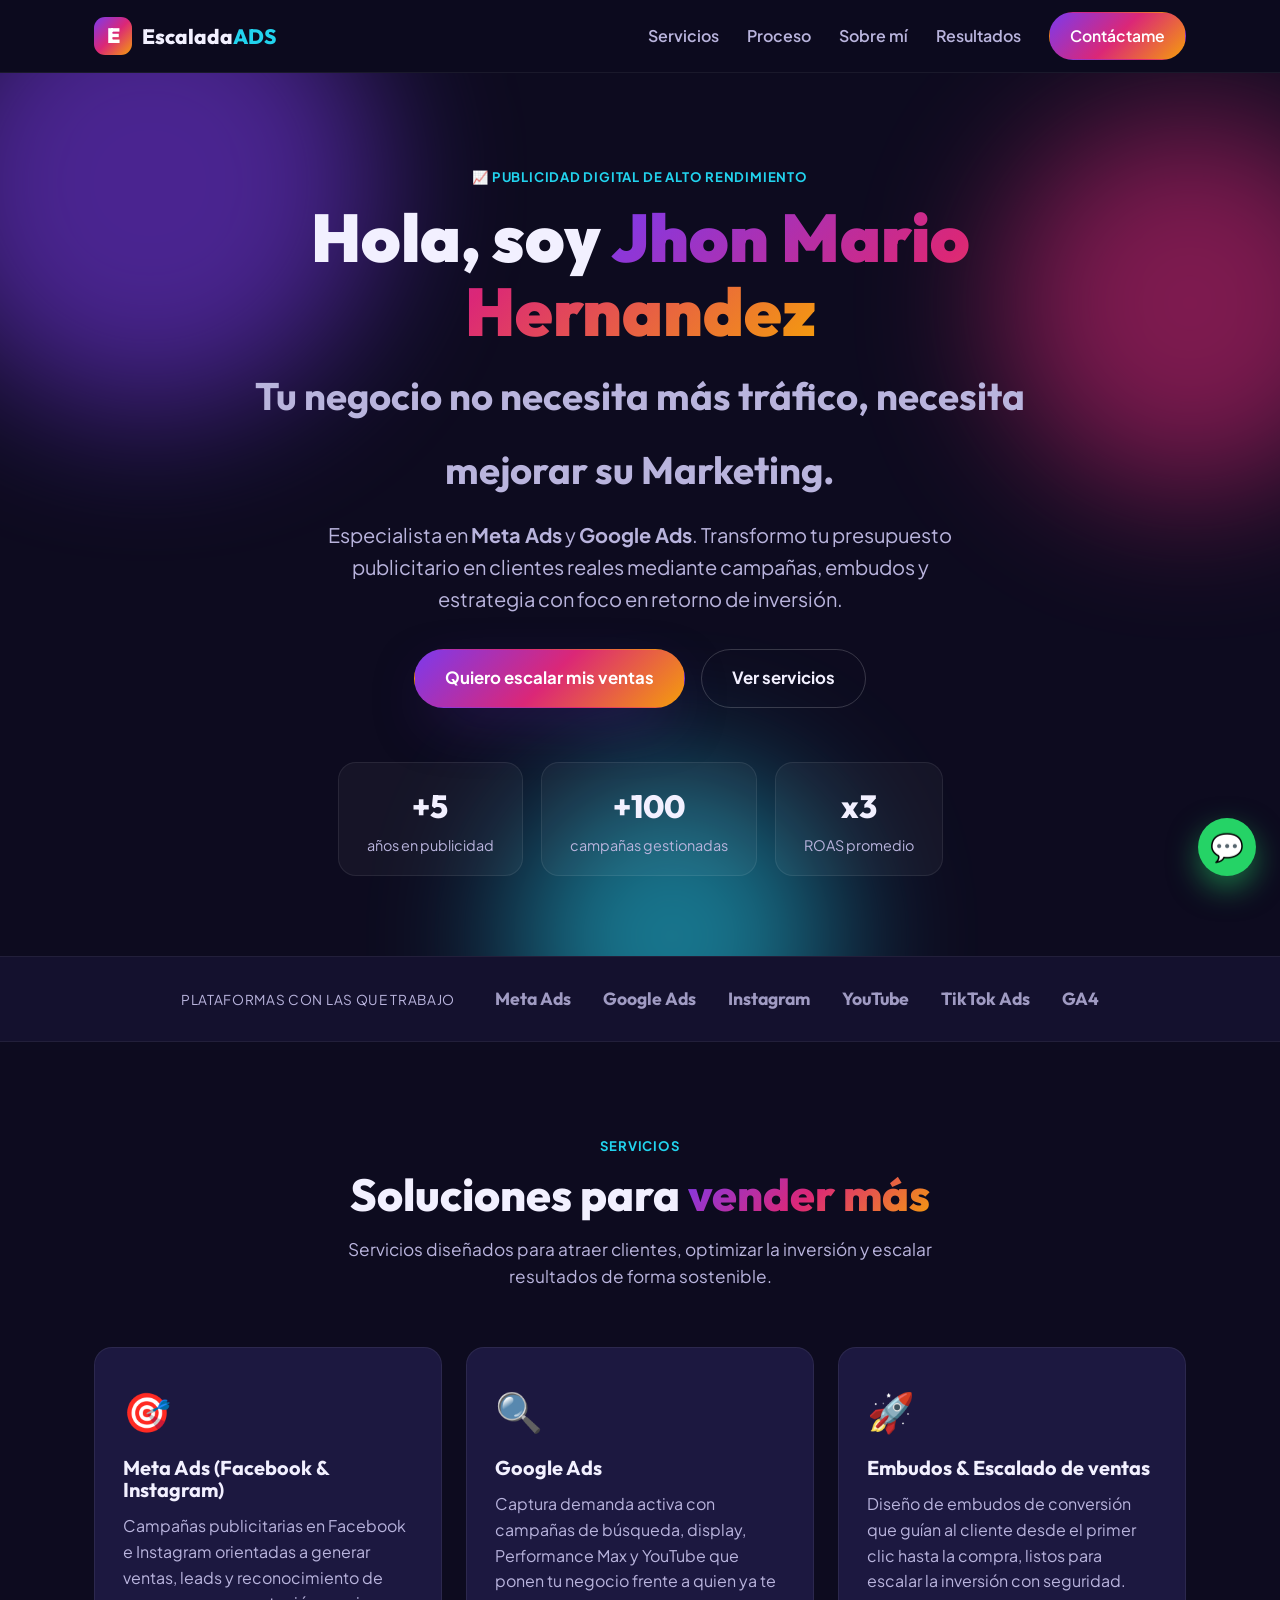
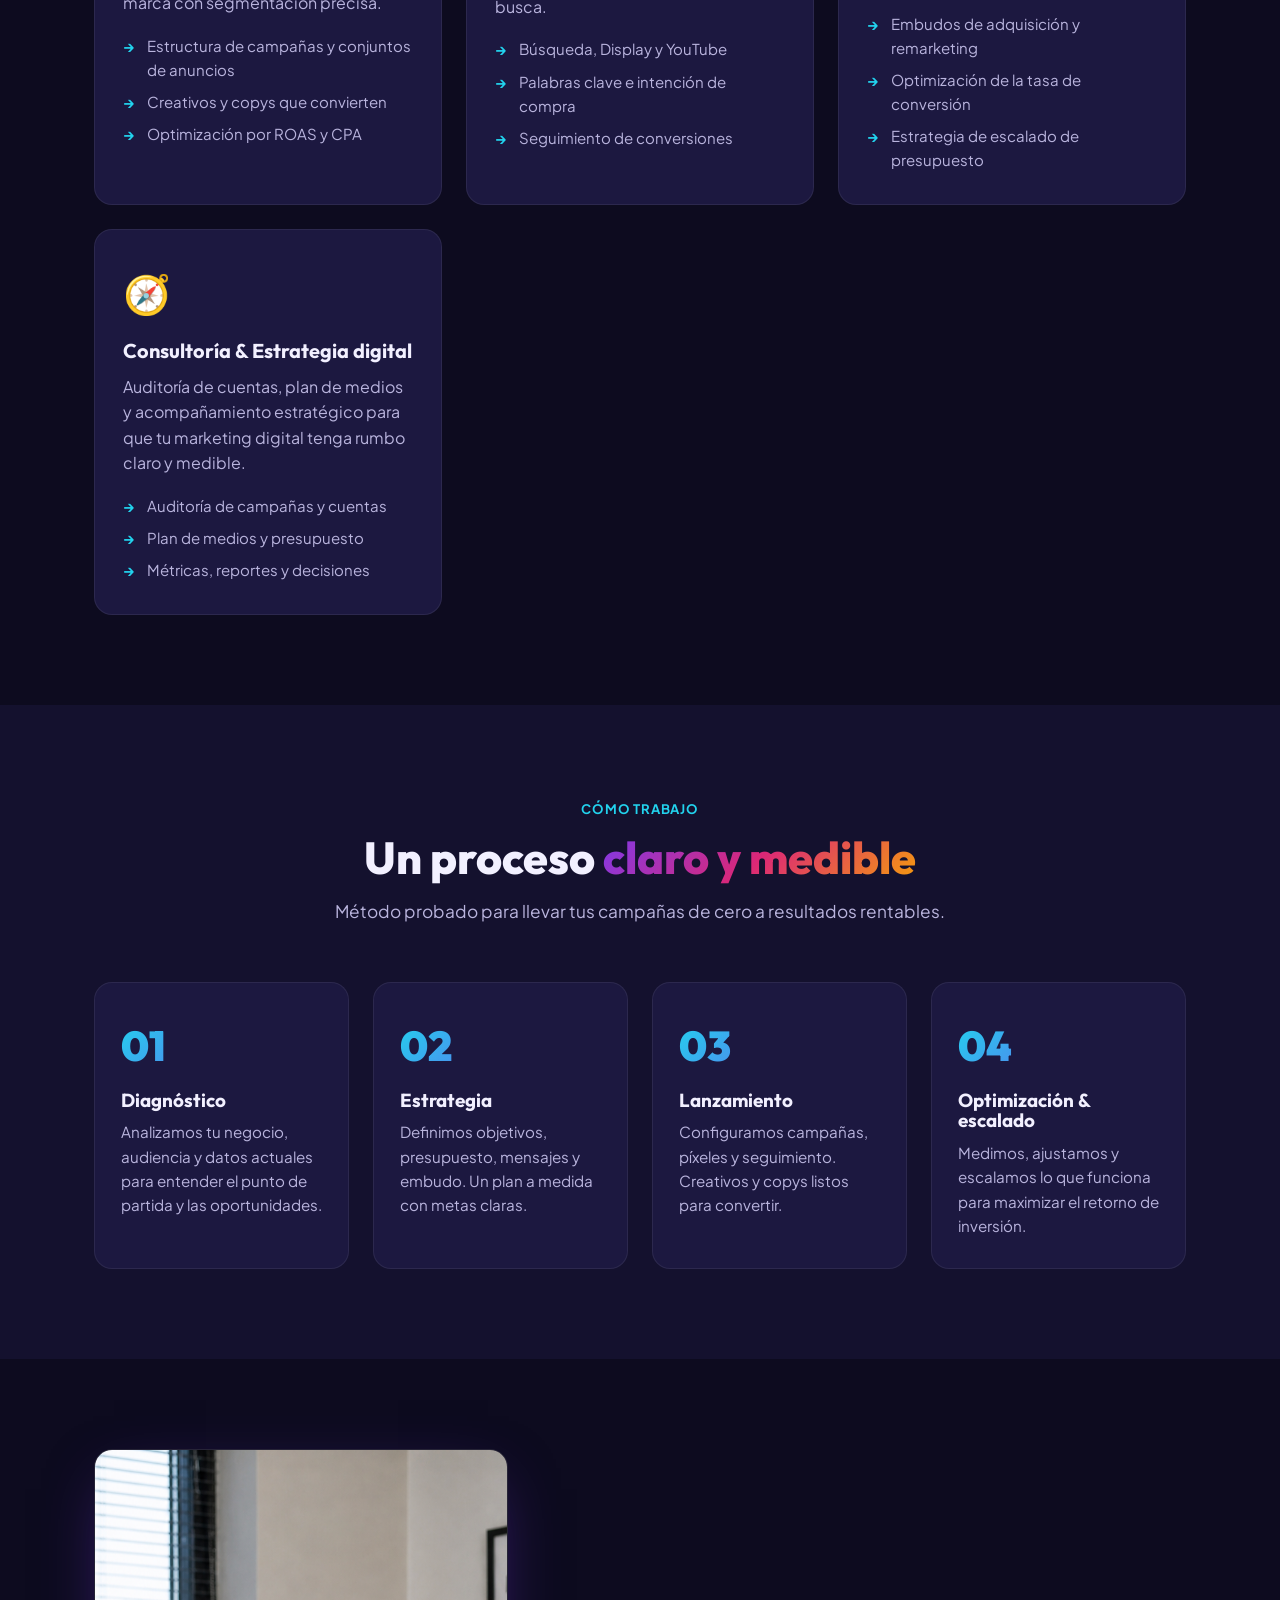
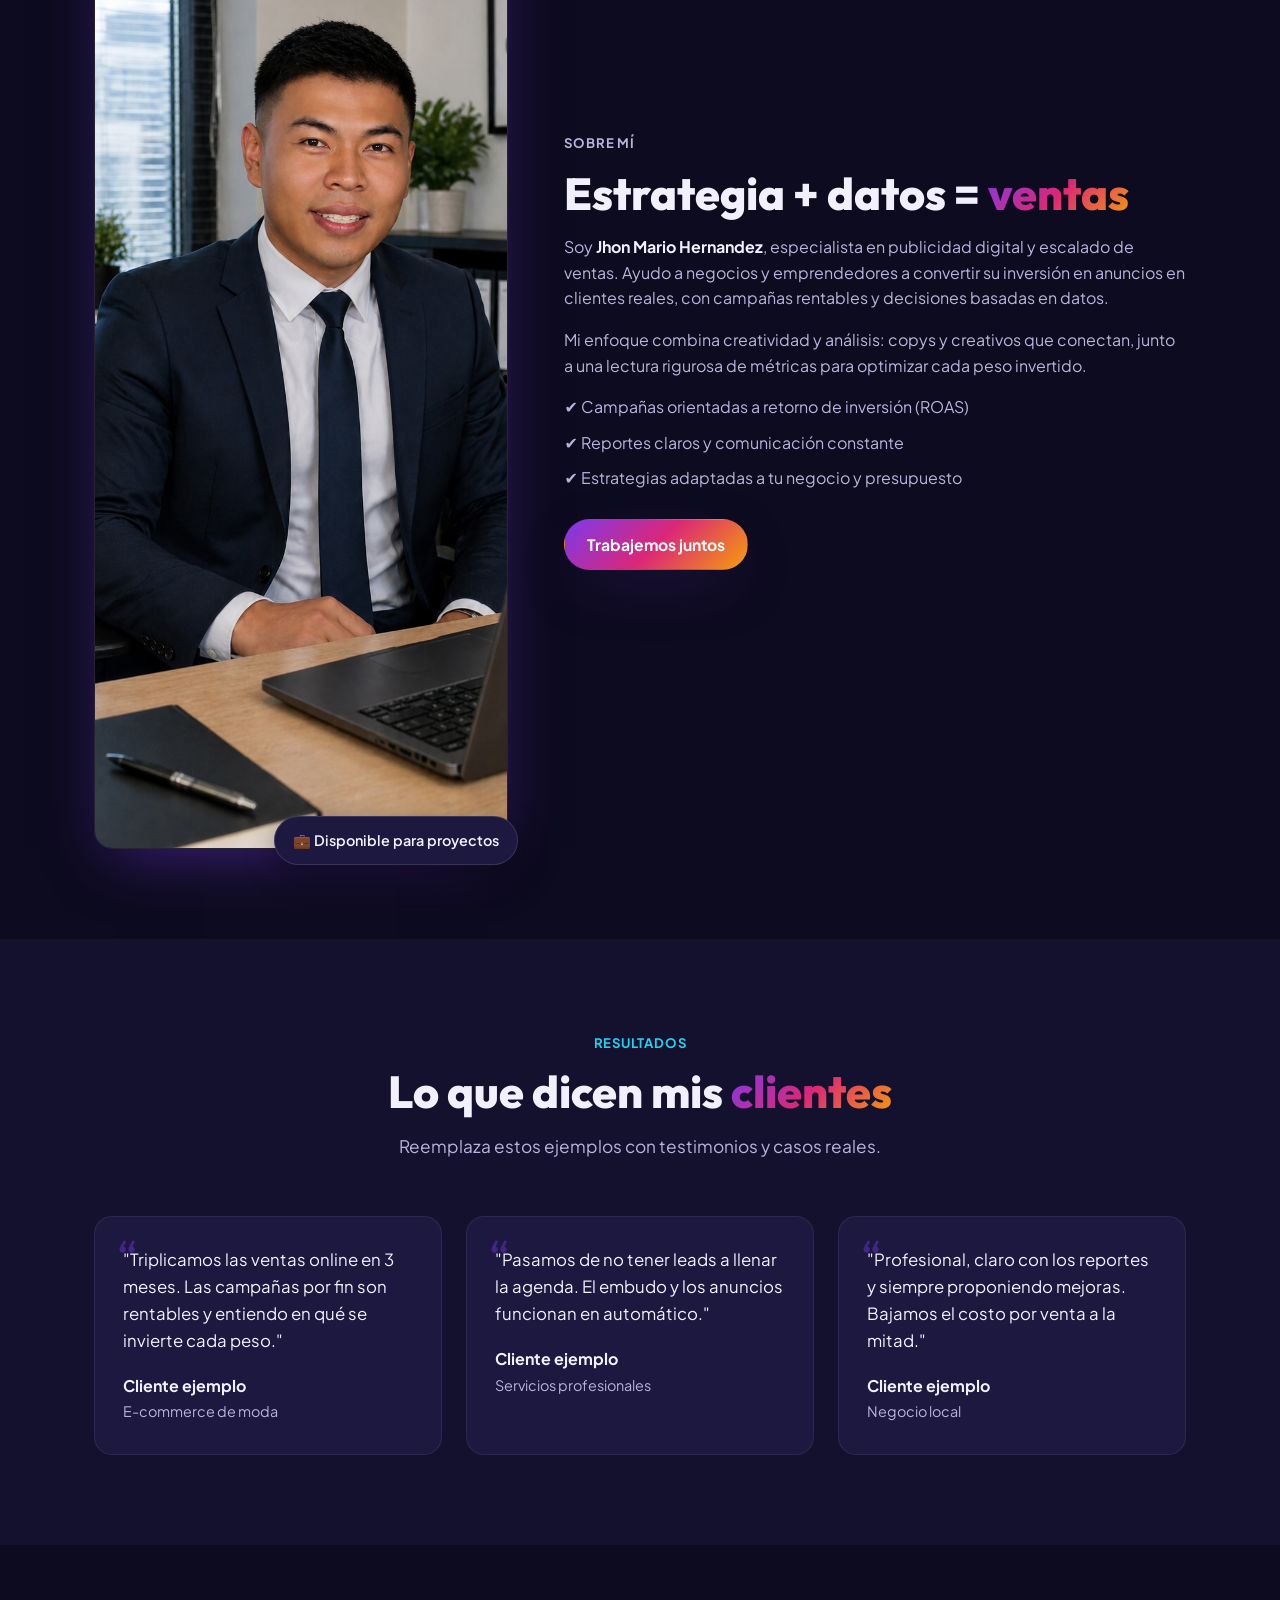
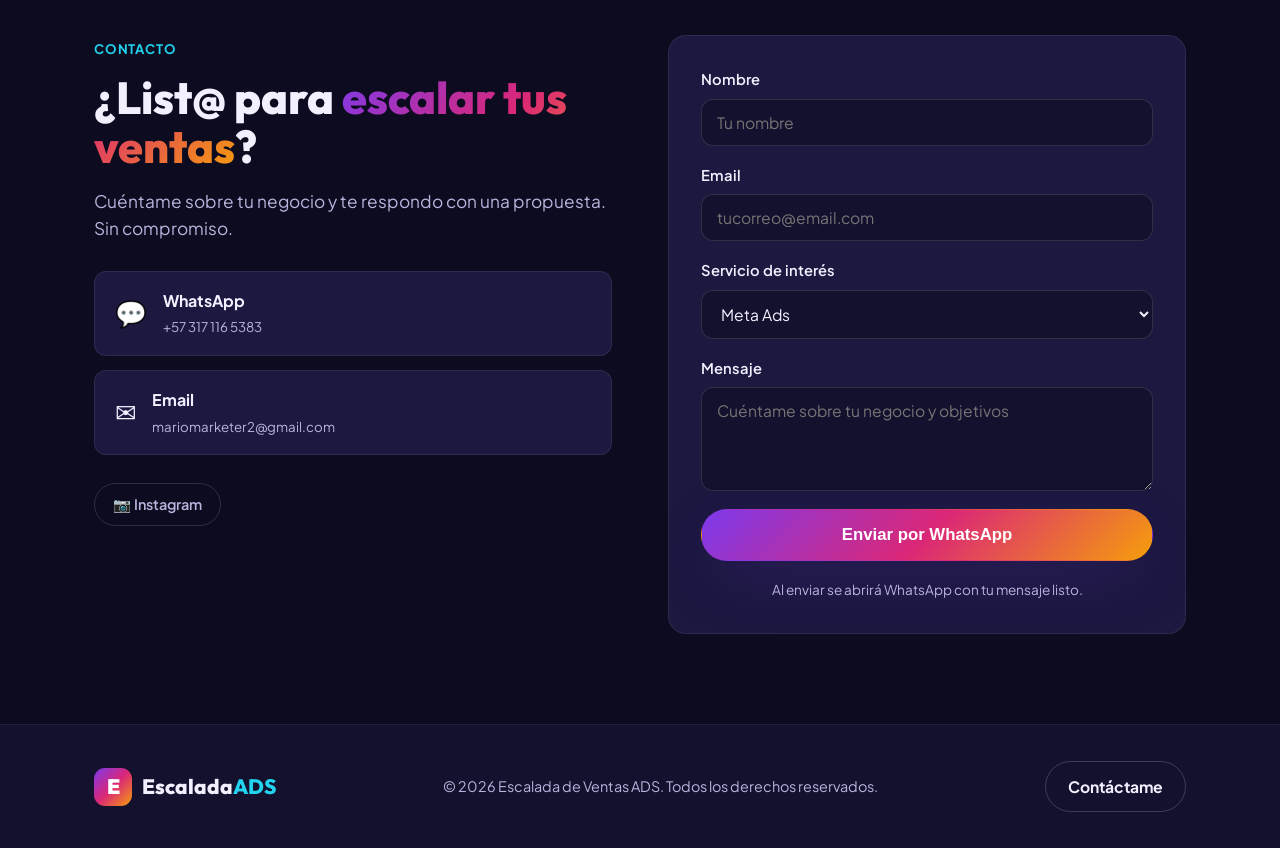
<file: portfolio/index.html>
<!DOCTYPE html>
<html lang="es">
<head>
  <meta charset="UTF-8" />
  <meta name="viewport" content="width=device-width, initial-scale=1.0" />
  <title>Jhon Mario Hernandez | Especialista en Meta Ads y Google Ads</title>
  <meta name="description" content="Jhon Mario Hernandez, especialista en publicidad digital. Tu negocio no necesita más tráfico, necesita mejorar su Marketing. Meta Ads, Google Ads, embudos y estrategia." />
  <meta name="author" content="Jhon Mario Hernandez" />

  <!-- Open Graph / redes sociales -->
  <meta property="og:type" content="website" />
  <meta property="og:title" content="Jhon Mario Hernandez | Especialista en Publicidad Digital" />
  <meta property="og:description" content="Tu negocio no necesita más tráfico, necesita mejorar su Marketing. Meta Ads, Google Ads, embudos y estrategia." />
  <meta property="og:locale" content="es_ES" />

  <link rel="preconnect" href="https://fonts.googleapis.com" />
  <link rel="preconnect" href="https://fonts.gstatic.com" crossorigin />
  <link href="https://fonts.googleapis.com/css2?family=Plus+Jakarta+Sans:wght@400;500;600;700;800&family=Outfit:wght@500;600;700;800;900&display=swap" rel="stylesheet" />
  <link rel="stylesheet" href="styles.css" />
</head>
<body>
  <!-- ====== HEADER / NAV ====== -->
  <header class="site-header" id="top">
    <nav class="nav container">
      <a href="#top" class="brand">
        <span class="brand-mark">E</span>
        <span class="brand-text">Escalada<span class="brand-accent">ADS</span></span>
      </a>
      <button class="nav-toggle" aria-label="Abrir menú" aria-expanded="false">
        <span></span><span></span><span></span>
      </button>
      <ul class="nav-links">
        <li><a href="#servicios">Servicios</a></li>
        <li><a href="#proceso">Proceso</a></li>
        <li><a href="#sobre-mi">Sobre mí</a></li>
        <li><a href="#resultados">Resultados</a></li>
        <li><a href="#contacto" class="btn btn-nav">Contáctame</a></li>
      </ul>
    </nav>
  </header>

  <main>
    <!-- ====== HERO ====== -->
    <section class="hero">
      <div class="hero-bg" aria-hidden="true">
        <span class="blob blob-1"></span>
        <span class="blob blob-2"></span>
        <span class="blob blob-3"></span>
      </div>
      <div class="container hero-inner">
        <p class="eyebrow">📈 Publicidad digital de alto rendimiento</p>
        <h1 class="hero-title">
          Hola, soy <span class="gradient-text">Jhon Mario Hernandez</span><br />
          <span class="hero-sub-title">Tu negocio no necesita más tráfico, necesita mejorar su Marketing.</span>
        </h1>
        <p class="hero-lead">
          Especialista en <strong>Meta Ads</strong> y <strong>Google Ads</strong>. Transformo tu presupuesto
          publicitario en clientes reales mediante campañas, embudos y estrategia con foco en
          retorno de inversión.
        </p>
        <div class="hero-cta">
          <a href="#contacto" class="btn btn-primary btn-lg">Quiero escalar mis ventas</a>
          <a href="#servicios" class="btn btn-ghost btn-lg">Ver servicios</a>
        </div>
        <ul class="hero-stats">
          <li><strong>+5</strong><span>años en publicidad</span></li>
          <li><strong>+100</strong><span>campañas gestionadas</span></li>
          <li><strong>x3</strong><span>ROAS promedio</span></li>
        </ul>
      </div>
    </section>

    <!-- ====== LOGOS / CONFIANZA ====== -->
    <section class="trust">
      <div class="container trust-inner">
        <span>Plataformas con las que trabajo</span>
        <ul class="trust-list">
          <li>Meta Ads</li>
          <li>Google Ads</li>
          <li>Instagram</li>
          <li>YouTube</li>
          <li>TikTok Ads</li>
          <li>GA4</li>
        </ul>
      </div>
    </section>

    <!-- ====== SERVICIOS ====== -->
    <section class="section" id="servicios">
      <div class="container">
        <header class="section-head">
          <p class="eyebrow">Servicios</p>
          <h2 class="section-title">Soluciones para <span class="gradient-text">vender más</span></h2>
          <p class="section-desc">Servicios diseñados para atraer clientes, optimizar la inversión y escalar resultados de forma sostenible.</p>
        </header>

        <div class="cards">
          <article class="card">
            <div class="card-icon">🎯</div>
            <h3>Meta Ads (Facebook &amp; Instagram)</h3>
            <p>Campañas publicitarias en Facebook e Instagram orientadas a generar ventas, leads y reconocimiento de marca con segmentación precisa.</p>
            <ul class="card-list">
              <li>Estructura de campañas y conjuntos de anuncios</li>
              <li>Creativos y copys que convierten</li>
              <li>Optimización por ROAS y CPA</li>
            </ul>
          </article>

          <article class="card">
            <div class="card-icon">🔍</div>
            <h3>Google Ads</h3>
            <p>Captura demanda activa con campañas de búsqueda, display, Performance Max y YouTube que ponen tu negocio frente a quien ya te busca.</p>
            <ul class="card-list">
              <li>Búsqueda, Display y YouTube</li>
              <li>Palabras clave e intención de compra</li>
              <li>Seguimiento de conversiones</li>
            </ul>
          </article>

          <article class="card">
            <div class="card-icon">🚀</div>
            <h3>Embudos &amp; Escalado de ventas</h3>
            <p>Diseño de embudos de conversión que guían al cliente desde el primer clic hasta la compra, listos para escalar la inversión con seguridad.</p>
            <ul class="card-list">
              <li>Embudos de adquisición y remarketing</li>
              <li>Optimización de la tasa de conversión</li>
              <li>Estrategia de escalado de presupuesto</li>
            </ul>
          </article>

          <article class="card">
            <div class="card-icon">🧭</div>
            <h3>Consultoría &amp; Estrategia digital</h3>
            <p>Auditoría de cuentas, plan de medios y acompañamiento estratégico para que tu marketing digital tenga rumbo claro y medible.</p>
            <ul class="card-list">
              <li>Auditoría de campañas y cuentas</li>
              <li>Plan de medios y presupuesto</li>
              <li>Métricas, reportes y decisiones</li>
            </ul>
          </article>
        </div>
      </div>
    </section>

    <!-- ====== PROCESO ====== -->
    <section class="section section-alt" id="proceso">
      <div class="container">
        <header class="section-head">
          <p class="eyebrow">Cómo trabajo</p>
          <h2 class="section-title">Un proceso <span class="gradient-text">claro y medible</span></h2>
          <p class="section-desc">Método probado para llevar tus campañas de cero a resultados rentables.</p>
        </header>

        <ol class="steps">
          <li class="step">
            <span class="step-num">01</span>
            <h3>Diagnóstico</h3>
            <p>Analizamos tu negocio, audiencia y datos actuales para entender el punto de partida y las oportunidades.</p>
          </li>
          <li class="step">
            <span class="step-num">02</span>
            <h3>Estrategia</h3>
            <p>Definimos objetivos, presupuesto, mensajes y embudo. Un plan a medida con metas claras.</p>
          </li>
          <li class="step">
            <span class="step-num">03</span>
            <h3>Lanzamiento</h3>
            <p>Configuramos campañas, píxeles y seguimiento. Creativos y copys listos para convertir.</p>
          </li>
          <li class="step">
            <span class="step-num">04</span>
            <h3>Optimización &amp; escalado</h3>
            <p>Medimos, ajustamos y escalamos lo que funciona para maximizar el retorno de inversión.</p>
          </li>
        </ol>
      </div>
    </section>

    <!-- ====== SOBRE MÍ ====== -->
    <section class="section" id="sobre-mi">
      <div class="container about">
        <div class="about-media">
          <img class="about-photo" src="assets/jhon-mario.png" alt="Jhon Mario Hernandez, especialista en publicidad digital" width="800" height="1000" loading="lazy" />
          <div class="about-badge">💼 Disponible para proyectos</div>
        </div>
        <div class="about-body">
          <p class="eyebrow">Sobre mí</p>
          <h2 class="section-title">Estrategia + datos = <span class="gradient-text">ventas</span></h2>
          <p>
            Soy <strong>Jhon Mario Hernandez</strong>, especialista en publicidad digital y escalado de ventas.
            Ayudo a negocios y emprendedores a convertir su inversión en anuncios en clientes reales,
            con campañas rentables y decisiones basadas en datos.
          </p>
          <p>
            Mi enfoque combina creatividad y análisis: copys y creativos que conectan, junto a una
            lectura rigurosa de métricas para optimizar cada peso invertido.
          </p>
          <ul class="about-points">
            <li>✔ Campañas orientadas a retorno de inversión (ROAS)</li>
            <li>✔ Reportes claros y comunicación constante</li>
            <li>✔ Estrategias adaptadas a tu negocio y presupuesto</li>
          </ul>
          <a href="#contacto" class="btn btn-primary">Trabajemos juntos</a>
        </div>
      </div>
    </section>

    <!-- ====== RESULTADOS / TESTIMONIOS ====== -->
    <section class="section section-alt" id="resultados">
      <div class="container">
        <header class="section-head">
          <p class="eyebrow">Resultados</p>
          <h2 class="section-title">Lo que dicen mis <span class="gradient-text">clientes</span></h2>
          <p class="section-desc">Reemplaza estos ejemplos con testimonios y casos reales.</p>
        </header>

        <div class="testimonials">
          <figure class="testimonial">
            <blockquote>"Triplicamos las ventas online en 3 meses. Las campañas por fin son rentables y entiendo en qué se invierte cada peso."</blockquote>
            <figcaption><strong>Cliente ejemplo</strong><span>E-commerce de moda</span></figcaption>
          </figure>
          <figure class="testimonial">
            <blockquote>"Pasamos de no tener leads a llenar la agenda. El embudo y los anuncios funcionan en automático."</blockquote>
            <figcaption><strong>Cliente ejemplo</strong><span>Servicios profesionales</span></figcaption>
          </figure>
          <figure class="testimonial">
            <blockquote>"Profesional, claro con los reportes y siempre proponiendo mejoras. Bajamos el costo por venta a la mitad."</blockquote>
            <figcaption><strong>Cliente ejemplo</strong><span>Negocio local</span></figcaption>
          </figure>
        </div>
      </div>
    </section>

    <!-- ====== CTA + CONTACTO ====== -->
    <section class="section contact" id="contacto">
      <div class="container contact-inner">
        <div class="contact-info">
          <p class="eyebrow">Contacto</p>
          <h2 class="section-title">¿List@ para <span class="gradient-text">escalar tus ventas</span>?</h2>
          <p class="section-desc">Cuéntame sobre tu negocio y te respondo con una propuesta. Sin compromiso.</p>

          <ul class="contact-channels">
            <li>
              <a class="channel" id="whatsapp-link" href="https://wa.me/573171165383?text=Hola%20Jhon%20Mario%2C%20quiero%20mejorar%20el%20marketing%20de%20mi%20negocio" target="_blank" rel="noopener">
                <span class="channel-icon">💬</span>
                <span><strong>WhatsApp</strong><br /><small>+57 317 116 5383</small></span>
              </a>
            </li>
            <li>
              <a class="channel" href="mailto:mariomarketer2@gmail.com">
                <span class="channel-icon">✉️</span>
                <span><strong>Email</strong><br /><small>mariomarketer2@gmail.com</small></span>
              </a>
            </li>
          </ul>

          <div class="socials">
            <a href="https://www.instagram.com/jhonmariohernandezbueno7" target="_blank" aria-label="Instagram" rel="noopener">📷 Instagram</a>
          </div>
        </div>

        <form class="contact-form" id="contact-form" novalidate>
          <div class="field">
            <label for="name">Nombre</label>
            <input type="text" id="name" name="name" placeholder="Tu nombre" required />
          </div>
          <div class="field">
            <label for="email">Email</label>
            <input type="email" id="email" name="email" placeholder="tucorreo@email.com" required />
          </div>
          <div class="field">
            <label for="service">Servicio de interés</label>
            <select id="service" name="service">
              <option value="Meta Ads">Meta Ads</option>
              <option value="Google Ads">Google Ads</option>
              <option value="Embudos / Escalado">Embudos / Escalado</option>
              <option value="Consultoría / Estrategia">Consultoría / Estrategia</option>
            </select>
          </div>
          <div class="field">
            <label for="message">Mensaje</label>
            <textarea id="message" name="message" rows="4" placeholder="Cuéntame sobre tu negocio y objetivos" required></textarea>
          </div>
          <button type="submit" class="btn btn-primary btn-lg btn-block">Enviar por WhatsApp</button>
          <p class="form-note">Al enviar se abrirá WhatsApp con tu mensaje listo.</p>
        </form>
      </div>
    </section>
  </main>

  <!-- ====== FOOTER ====== -->
  <footer class="site-footer">
    <div class="container footer-inner">
      <a href="#top" class="brand">
        <span class="brand-mark">E</span>
        <span class="brand-text">Escalada<span class="brand-accent">ADS</span></span>
      </a>
      <p class="footer-copy">© <span id="year"></span> Escalada de Ventas ADS. Todos los derechos reservados.</p>
      <a href="#contacto" class="btn btn-ghost">Contáctame</a>
    </div>
  </footer>

  <!-- Botón flotante de WhatsApp -->
  <a class="whatsapp-float" id="whatsapp-float" href="https://wa.me/573171165383?text=Hola%20Jhon%20Mario%2C%20quiero%20mejorar%20el%20marketing%20de%20mi%20negocio" target="_blank" rel="noopener" aria-label="Escríbeme por WhatsApp">💬</a>

  <script src="script.js"></script>
</body>
</html>
</file>
<file: docs/styles.css>
/* ====== VARIABLES ====== */
:root {
  --bg: #070b16;
  --bg-alt: #0c1322;
  --surface: #121a2e;
  --surface-2: #18233c;
  --text: #eef2fb;
  --text-dim: #93a1bf;
  --primary: #4f7cff;
  --primary-2: #6366f1;
  --accent: #2dd4bf;
  --danger: #f43f5e;
  --grad: linear-gradient(135deg, #4f7cff 0%, #6366f1 50%, #2dd4bf 100%);
  --grad-2: linear-gradient(135deg, #2dd4bf 0%, #4f7cff 100%);
  --radius: 18px;
  --radius-sm: 12px;
  --shadow: 0 20px 60px -20px rgba(79, 124, 255, 0.45);
  --maxw: 1140px;
  --ease: cubic-bezier(0.22, 1, 0.36, 1);
}

* { box-sizing: border-box; margin: 0; padding: 0; }

html { scroll-behavior: smooth; }

body {
  font-family: "Plus Jakarta Sans", system-ui, -apple-system, sans-serif;
  background: var(--bg);
  color: var(--text);
  line-height: 1.6;
  -webkit-font-smoothing: antialiased;
  overflow-x: hidden;
}

h1, h2, h3, .brand-text { font-family: "Outfit", system-ui, sans-serif; line-height: 1.1; }

a { color: inherit; text-decoration: none; }

.container { width: 100%; max-width: var(--maxw); margin: 0 auto; padding: 0 24px; }

.gradient-text {
  background: var(--grad);
  -webkit-background-clip: text;
  background-clip: text;
  -webkit-text-fill-color: transparent;
  color: transparent;
}

.eyebrow {
  display: inline-block;
  font-weight: 700;
  font-size: 0.82rem;
  letter-spacing: 0.06em;
  text-transform: uppercase;
  color: var(--accent);
  margin-bottom: 14px;
}

/* ====== BUTTONS ====== */
.btn {
  display: inline-flex;
  align-items: center;
  justify-content: center;
  gap: 8px;
  font-weight: 700;
  font-size: 0.98rem;
  padding: 12px 22px;
  border-radius: 999px;
  border: 1px solid transparent;
  cursor: pointer;
  transition: transform 0.25s var(--ease), box-shadow 0.25s var(--ease), background 0.25s;
  white-space: nowrap;
}
.btn-lg { padding: 15px 30px; font-size: 1.05rem; }
.btn-block { width: 100%; }
.btn-primary { background: var(--grad); color: #fff; box-shadow: var(--shadow); }
.btn-primary:hover { transform: translateY(-3px); box-shadow: 0 26px 70px -18px rgba(79, 124, 255, 0.6); }
.btn-ghost { background: transparent; color: var(--text); border-color: rgba(255, 255, 255, 0.18); }
.btn-ghost:hover { border-color: var(--accent); color: var(--accent); transform: translateY(-2px); }
.btn-nav { background: var(--grad); color: #fff; padding: 10px 20px; }
.btn-nav:hover { transform: translateY(-2px); }

/* ====== HEADER ====== */
.site-header {
  position: sticky;
  top: 0;
  z-index: 50;
  backdrop-filter: blur(14px);
  background: rgba(7, 11, 22, 0.75);
  border-bottom: 1px solid rgba(255, 255, 255, 0.06);
}
.nav { display: flex; align-items: center; justify-content: space-between; height: 72px; }
.brand { display: flex; align-items: center; gap: 10px; font-weight: 800; font-size: 1.3rem; }
.brand-mark {
  display: grid; place-items: center;
  width: 38px; height: 38px;
  border-radius: 11px;
  background: var(--grad);
  font-family: "Outfit"; font-weight: 900; color: #fff;
}
.brand-accent { color: var(--accent); }
.nav-links { list-style: none; display: flex; align-items: center; gap: 28px; }
.nav-links a { font-weight: 600; color: var(--text-dim); transition: color 0.2s; }
.nav-links a:hover { color: var(--text); }
.nav-links a.btn-nav { color: #fff; }
.nav-toggle { display: none; flex-direction: column; gap: 5px; background: none; border: 0; cursor: pointer; padding: 6px; }
.nav-toggle span { width: 26px; height: 3px; background: var(--text); border-radius: 3px; transition: 0.3s; }

/* ====== HERO ====== */
.hero { position: relative; padding: 90px 0 80px; overflow: hidden; }
.hero-bg { position: absolute; inset: 0; z-index: 0; }
.blob { position: absolute; border-radius: 50%; filter: blur(70px); opacity: 0.55; animation: float 14s ease-in-out infinite; }
.blob-1 { width: 460px; height: 460px; background: #4f7cff; top: -120px; left: -80px; }
.blob-2 { width: 380px; height: 380px; background: #6366f1; top: 40px; right: -100px; animation-delay: -4s; }
.blob-3 { width: 320px; height: 320px; background: #2dd4bf; bottom: -140px; left: 40%; animation-delay: -8s; opacity: 0.4; }
@keyframes float { 0%, 100% { transform: translate(0, 0) scale(1); } 50% { transform: translate(20px, -30px) scale(1.08); } }

.hero-inner { position: relative; z-index: 1; text-align: center; max-width: 880px; margin: 0 auto; }
.hero-title { font-size: clamp(2.3rem, 6vw, 4.2rem); font-weight: 900; margin-bottom: 22px; }
.hero-sub-title { font-size: clamp(1.4rem, 3.4vw, 2.4rem); font-weight: 700; color: var(--text-dim); }
.hero-subtitle { font-family: "Outfit", sans-serif; font-size: clamp(1.3rem, 3.2vw, 2.1rem); font-weight: 700; color: var(--text); max-width: 740px; margin: 0 auto 22px; line-height: 1.2; }
.hero-lead { font-size: clamp(1.05rem, 2vw, 1.25rem); color: var(--text-dim); max-width: 660px; margin: 0 auto 34px; }
.hero-cta { display: flex; gap: 16px; justify-content: center; flex-wrap: wrap; margin-bottom: 54px; }
.hero-stats { list-style: none; display: flex; gap: 18px; justify-content: center; flex-wrap: wrap; }
.hero-stats li {
  background: rgba(255, 255, 255, 0.04);
  border: 1px solid rgba(255, 255, 255, 0.08);
  border-radius: var(--radius);
  padding: 18px 28px;
  min-width: 150px;
}
.hero-stats strong { display: block; font-family: "Outfit"; font-size: 2rem; font-weight: 800; }
.hero-stats span { color: var(--text-dim); font-size: 0.9rem; }

/* ====== TRUST ====== */
.trust { padding: 28px 0; border-top: 1px solid rgba(255,255,255,0.06); border-bottom: 1px solid rgba(255,255,255,0.06); background: var(--bg-alt); }
.trust-inner { display: flex; flex-wrap: wrap; align-items: center; justify-content: center; gap: 14px 40px; }
.trust-inner > span { color: var(--text-dim); font-size: 0.85rem; text-transform: uppercase; letter-spacing: 0.05em; }
.trust-list { list-style: none; display: flex; flex-wrap: wrap; gap: 14px 32px; }
.trust-list li { font-family: "Outfit"; font-weight: 700; font-size: 1.1rem; color: var(--text-dim); opacity: 0.85; }

/* ====== SECTIONS ====== */
.section { padding: 90px 0; }
.section-alt { background: var(--bg-alt); }
.section-head { text-align: center; max-width: 640px; margin: 0 auto 56px; }
.section-title { font-size: clamp(1.9rem, 4vw, 2.8rem); font-weight: 800; margin-bottom: 16px; }
.section-desc { color: var(--text-dim); font-size: 1.08rem; }

/* ====== CARDS ====== */
.cards { display: grid; grid-template-columns: repeat(auto-fit, minmax(260px, 1fr)); gap: 24px; }
.card {
  background: var(--surface);
  border: 1px solid rgba(255, 255, 255, 0.07);
  border-radius: var(--radius);
  padding: 32px 28px;
  transition: transform 0.3s var(--ease), border-color 0.3s, box-shadow 0.3s;
  position: relative;
  overflow: hidden;
}
.card::before {
  content: ""; position: absolute; inset: 0 0 auto 0; height: 4px; background: var(--grad);
  transform: scaleX(0); transform-origin: left; transition: transform 0.4s var(--ease);
}
.card:hover { transform: translateY(-8px); border-color: rgba(79, 124, 255, 0.5); box-shadow: var(--shadow); }
.card:hover::before { transform: scaleX(1); }
.card-icon { font-size: 2.4rem; margin-bottom: 16px; }
.card h3 { font-size: 1.25rem; margin-bottom: 12px; }
.card p { color: var(--text-dim); margin-bottom: 18px; }
.card-list { list-style: none; display: flex; flex-direction: column; gap: 8px; }
.card-list li { color: var(--text-dim); font-size: 0.94rem; padding-left: 24px; position: relative; }
.card-list li::before { content: "→"; position: absolute; left: 0; color: var(--accent); font-weight: 700; }

/* ====== STEPS ====== */
.steps { list-style: none; display: grid; grid-template-columns: repeat(auto-fit, minmax(220px, 1fr)); gap: 24px; counter-reset: step; }
.step { background: var(--surface); border: 1px solid rgba(255,255,255,0.07); border-radius: var(--radius); padding: 30px 26px; position: relative; }
.step-num { font-family: "Outfit"; font-weight: 900; font-size: 2.6rem; background: var(--grad-2); -webkit-background-clip: text; background-clip: text; -webkit-text-fill-color: transparent; display: block; margin-bottom: 10px; }
.step h3 { font-size: 1.18rem; margin-bottom: 10px; }
.step p { color: var(--text-dim); font-size: 0.95rem; }

/* ====== ABOUT ====== */
.about { display: grid; grid-template-columns: 0.8fr 1.2fr; gap: 56px; align-items: center; }
.about-media { position: relative; }
.about-photo {
  width: 100%;
  aspect-ratio: 4 / 5;
  object-fit: cover;
  object-position: center top;
  display: block;
  border-radius: var(--radius);
  box-shadow: var(--shadow);
  border: 1px solid rgba(255, 255, 255, 0.1);
}
.about-badge {
  position: absolute; bottom: -16px; right: -10px;
  background: var(--surface); border: 1px solid rgba(255,255,255,0.12);
  padding: 12px 18px; border-radius: 999px; font-weight: 600; font-size: 0.9rem;
  box-shadow: 0 10px 30px rgba(0,0,0,0.4);
}
.about-body p { color: var(--text-dim); margin-bottom: 16px; }
.about-body p strong { color: var(--text); }
.about-points { list-style: none; margin: 8px 0 28px; display: flex; flex-direction: column; gap: 10px; }
.about-points li { color: var(--text-dim); }

/* ====== TESTIMONIALS ====== */
.testimonials { display: grid; grid-template-columns: repeat(auto-fit, minmax(280px, 1fr)); gap: 24px; }
.testimonial { background: var(--surface); border: 1px solid rgba(255,255,255,0.07); border-radius: var(--radius); padding: 30px 28px; }
.testimonial blockquote { font-size: 1.05rem; margin-bottom: 18px; position: relative; }
.testimonial blockquote::before { content: "“"; font-family: "Outfit"; font-size: 3rem; color: var(--primary); line-height: 0; position: absolute; top: 10px; left: -6px; opacity: 0.4; }
.testimonial figcaption strong { display: block; }
.testimonial figcaption span { color: var(--text-dim); font-size: 0.9rem; }

/* ====== CONTACT ====== */
.contact-inner { display: grid; grid-template-columns: 1fr 1fr; gap: 56px; align-items: start; }
.contact-channels { list-style: none; display: flex; flex-direction: column; gap: 14px; margin: 28px 0; }
.channel { display: flex; align-items: center; gap: 16px; background: var(--surface); border: 1px solid rgba(255,255,255,0.08); border-radius: var(--radius-sm); padding: 16px 20px; transition: border-color 0.25s, transform 0.25s; }
.channel:hover { border-color: var(--accent); transform: translateX(4px); }
.channel-icon { font-size: 1.6rem; }
.channel small { color: var(--text-dim); }
.socials { display: flex; gap: 12px; flex-wrap: wrap; }
.socials a { padding: 9px 18px; border: 1px solid rgba(255,255,255,0.14); border-radius: 999px; font-weight: 600; font-size: 0.9rem; color: var(--text-dim); transition: 0.25s; }
.socials a:hover { color: var(--text); border-color: var(--accent); }

.contact-form { background: var(--surface); border: 1px solid rgba(255,255,255,0.08); border-radius: var(--radius); padding: 32px; display: flex; flex-direction: column; gap: 18px; }
.field { display: flex; flex-direction: column; gap: 7px; }
.field label { font-weight: 600; font-size: 0.92rem; }
.field input, .field select, .field textarea {
  background: var(--bg-alt); border: 1px solid rgba(255,255,255,0.12); border-radius: var(--radius-sm);
  padding: 13px 15px; color: var(--text); font-family: inherit; font-size: 0.98rem; transition: border-color 0.2s;
}
.field input:focus, .field select:focus, .field textarea:focus { outline: none; border-color: var(--primary); }
.field textarea { resize: vertical; }
.form-note { text-align: center; color: var(--text-dim); font-size: 0.85rem; }
.form-status { text-align: center; font-size: 0.9rem; font-weight: 600; min-height: 0; }
.form-status:empty { display: none; }
.form-status.is-ok { color: var(--accent); }
.form-status.is-err { color: var(--danger); }

/* ====== FOOTER ====== */
.site-footer { background: var(--bg-alt); border-top: 1px solid rgba(255,255,255,0.06); padding: 36px 0; }
.footer-inner { display: flex; align-items: center; justify-content: space-between; gap: 20px; flex-wrap: wrap; }
.footer-copy { color: var(--text-dim); font-size: 0.9rem; }

/* ====== WHATSAPP FLOAT ====== */
.whatsapp-float {
  position: fixed; bottom: 24px; right: 24px; z-index: 60;
  width: 58px; height: 58px; border-radius: 50%;
  background: #25d366; display: grid; place-items: center; font-size: 1.7rem;
  box-shadow: 0 12px 30px rgba(37, 211, 102, 0.5);
  transition: transform 0.25s var(--ease);
}
.whatsapp-float:hover { transform: scale(1.1); }

/* ====== REVEAL ANIMATION ====== */
.reveal { opacity: 0; transform: translateY(30px); transition: opacity 0.7s var(--ease), transform 0.7s var(--ease); }
.reveal.visible { opacity: 1; transform: none; }

/* ====== LANGUAGE TOGGLE ====== */
.nav-lang { display: flex; align-items: center; gap: 4px; }
.lang-btn { background: none; border: 0; color: var(--text-dim); font-weight: 700; font-size: 0.9rem; cursor: pointer; padding: 4px 7px; border-radius: 7px; font-family: inherit; transition: color 0.2s, background 0.2s; }
.lang-btn:hover { color: var(--text); }
.lang-btn.active { color: #fff; background: rgba(255, 255, 255, 0.14); }
.lang-sep { color: var(--text-dim); opacity: 0.45; }

/* ====== OFFER / VALUE STACK ====== */
.offer-stack { display: grid; grid-template-columns: 1.4fr 0.9fr; gap: 32px; align-items: start; }
.offer-list { list-style: none; display: flex; flex-direction: column; gap: 16px; }
.offer-list li { display: flex; gap: 16px; background: var(--surface); border: 1px solid rgba(255,255,255,0.07); border-radius: var(--radius-sm); padding: 18px 20px; }
.offer-list .check { flex: 0 0 28px; width: 28px; height: 28px; border-radius: 50%; background: var(--grad); color: #fff; display: grid; place-items: center; font-weight: 800; font-size: 0.9rem; }
.offer-list strong { display: block; margin-bottom: 4px; font-size: 1.05rem; }
.offer-list p { color: var(--text-dim); font-size: 0.94rem; }
.offer-cta-box { background: var(--surface-2); border: 1px solid rgba(79,124,255,0.4); border-radius: var(--radius); padding: 30px 26px; position: sticky; top: 90px; text-align: center; box-shadow: var(--shadow); }
.offer-free { font-family: "Outfit"; font-weight: 800; font-size: 1.5rem; margin-bottom: 8px; }
.offer-note { color: var(--text-dim); font-size: 0.92rem; margin-bottom: 20px; }

/* ====== WHO IT'S FOR ====== */
.fit-grid { display: grid; grid-template-columns: 1fr 1fr; gap: 24px; }
.fit-card { border-radius: var(--radius); padding: 30px 28px; border: 1px solid rgba(255,255,255,0.08); background: var(--surface); }
.fit-card h3 { font-size: 1.2rem; margin-bottom: 16px; }
.fit-card ul { list-style: none; display: flex; flex-direction: column; gap: 12px; }
.fit-card li { color: var(--text-dim); }
.fit-yes { border-color: rgba(45,212,191,0.35); }
.fit-no { border-color: rgba(244,63,94,0.30); }

/* ====== GUARANTEE ====== */
.guarantee { display: flex; gap: 28px; align-items: center; background: var(--surface); border: 1px solid rgba(79,124,255,0.35); border-radius: var(--radius); padding: 40px; box-shadow: var(--shadow); }
.guarantee-badge { flex: 0 0 auto; width: 96px; height: 96px; border-radius: 50%; background: var(--grad); display: grid; place-items: center; }
.guarantee-badge svg { width: 46px; height: 46px; fill: none; stroke: #fff; stroke-width: 1.8; stroke-linecap: round; stroke-linejoin: round; }
.g-text { color: var(--text-dim); font-size: 1.08rem; margin-bottom: 22px; max-width: 640px; }

/* ====== APPLY ====== */
.apply-inner { display: grid; grid-template-columns: 1fr 1fr; gap: 56px; align-items: start; }
.apply-perks { list-style: none; display: flex; flex-direction: column; gap: 10px; margin: 22px 0 24px; }
.apply-perks li { color: var(--text); font-weight: 600; }

/* ====== RESPONSIVE ====== */
@media (max-width: 860px) {
  .about, .contact-inner, .apply-inner, .offer-stack, .fit-grid { grid-template-columns: 1fr; }
  .about-media { max-width: 360px; margin: 0 auto; }
  .offer-cta-box { position: static; }
  .guarantee { flex-direction: column; text-align: center; padding: 32px 24px; }
  .g-text { margin-left: auto; margin-right: auto; }
  .nav-toggle { display: flex; }
  .nav-links {
    position: absolute; top: 72px; left: 0; right: 0;
    flex-direction: column; gap: 0; align-items: stretch;
    background: var(--bg-alt); border-bottom: 1px solid rgba(255,255,255,0.08);
    max-height: 0; overflow: hidden; transition: max-height 0.35s var(--ease);
  }
  .nav-links.open { max-height: 540px; }
  .nav-links li { border-top: 1px solid rgba(255,255,255,0.06); }
  .nav-links a { display: block; padding: 16px 24px; }
  .nav-links a.btn-nav { margin: 12px 24px; text-align: center; }
  .nav-lang { justify-content: center; padding: 12px 24px; }
}

/* ====== ICONS ====== */
.svg-sprite { position: absolute; width: 0; height: 0; overflow: hidden; }
.icon {
  width: 1.1em; height: 1.1em; flex: 0 0 auto;
  fill: none; stroke: currentColor; stroke-width: 2; stroke-linecap: round; stroke-linejoin: round;
}
.icon-fill { fill: currentColor; stroke: none; }

.offer-list .check svg { width: 15px; height: 15px; stroke: #fff; stroke-width: 3; }

.fit-head { display: flex; align-items: center; gap: 10px; }
.ico-badge { width: 30px; height: 30px; border-radius: 50%; display: grid; place-items: center; flex: 0 0 auto; }
.ico-badge svg { width: 18px; height: 18px; stroke-width: 3; }
.ico-yes { background: rgba(45, 212, 191, 0.15); color: var(--accent); }
.ico-no { background: rgba(244, 63, 94, 0.15); color: var(--danger); }

.about-badge { display: inline-flex; align-items: center; gap: 8px; }
.about-badge svg { width: 18px; height: 18px; color: var(--accent); }

.socials a { display: inline-flex; align-items: center; gap: 8px; }
.socials svg { width: 18px; height: 18px; }

.whatsapp-float svg { width: 28px; height: 28px; stroke: #fff; }

/* check / x bullets */
.about-points li, .apply-perks li, .fit-card ul li {
  position: relative; padding-left: 30px;
}
.about-points li::before, .apply-perks li::before, .fit-yes ul li::before {
  content: ""; position: absolute; left: 0; top: 0.2em; width: 18px; height: 18px;
  background: url("data:image/svg+xml,%3Csvg xmlns='http://www.w3.org/2000/svg' viewBox='0 0 24 24' fill='none' stroke='%232dd4bf' stroke-width='3' stroke-linecap='round' stroke-linejoin='round'%3E%3Cpolyline points='20 6 9 17 4 12'/%3E%3C/svg%3E") center / contain no-repeat;
}
.fit-no ul li::before {
  content: ""; position: absolute; left: 0; top: 0.2em; width: 18px; height: 18px;
  background: url("data:image/svg+xml,%3Csvg xmlns='http://www.w3.org/2000/svg' viewBox='0 0 24 24' fill='none' stroke='%23f43f5e' stroke-width='3' stroke-linecap='round' stroke-linejoin='round'%3E%3Cline x1='18' y1='6' x2='6' y2='18'/%3E%3Cline x1='6' y1='6' x2='18' y2='18'/%3E%3C/svg%3E") center / contain no-repeat;
}

/* ====== VSL ====== */
.vsl-section { padding-top: 72px; padding-bottom: 72px; }
.vsl-wrap { max-width: 920px; }
.vsl-wrap .section-head { margin-bottom: 32px; }
.vsl-player {
  position: relative; width: 100%; aspect-ratio: 16 / 9; border-radius: var(--radius);
  overflow: hidden; border: 1px solid rgba(255, 255, 255, 0.1); box-shadow: var(--shadow);
  background: #000 center / cover no-repeat;
}
.vsl-placeholder {
  position: absolute; inset: 0; display: flex; flex-direction: column;
  align-items: center; justify-content: center; gap: 18px; text-align: center; padding: 24px;
  background: radial-gradient(circle at center, var(--surface-2), var(--bg-alt));
}
.vsl-ready .vsl-placeholder { background: linear-gradient(rgba(7, 11, 22, 0.45), rgba(7, 11, 22, 0.55)); }
.vsl-play {
  width: 78px; height: 78px; border-radius: 50%; border: 0; cursor: pointer;
  background: var(--grad); color: #fff; display: grid; place-items: center;
  box-shadow: 0 14px 40px -8px rgba(79, 124, 255, 0.7); transition: transform 0.25s var(--ease);
}
.vsl-play:hover { transform: scale(1.08); }
.vsl-play svg { width: 30px; height: 30px; margin-left: 4px; }
.vsl-ph-text { color: var(--text-dim); font-size: 0.95rem; max-width: 440px; }
.vsl-iframe { position: absolute; inset: 0; width: 100%; height: 100%; border: 0; }
.vsl-cta { text-align: center; margin-top: 28px; }

/* ====== CERTIFICATIONS ====== */
.cert-strip {
  display: flex; flex-wrap: wrap; align-items: center; justify-content: center;
  gap: 12px 24px; margin-top: 18px; padding-top: 18px; border-top: 1px solid rgba(255, 255, 255, 0.06);
}
.cert-strip > span { color: var(--text-dim); font-size: 0.85rem; text-transform: uppercase; letter-spacing: 0.05em; }
.cert-list { list-style: none; display: flex; flex-wrap: wrap; gap: 12px; }
.cert-item {
  display: inline-flex; align-items: center; gap: 8px; font-weight: 700; font-size: 0.92rem; color: var(--text);
  padding: 7px 16px; border: 1px solid rgba(255, 255, 255, 0.14); border-radius: 999px; background: rgba(255, 255, 255, 0.03);
}
.cert-item::before {
  content: ""; width: 16px; height: 16px;
  background: url("data:image/svg+xml,%3Csvg xmlns='http://www.w3.org/2000/svg' viewBox='0 0 24 24' fill='none' stroke='%232dd4bf' stroke-width='3' stroke-linecap='round' stroke-linejoin='round'%3E%3Cpolyline points='20 6 9 17 4 12'/%3E%3C/svg%3E") center / contain no-repeat;
}

/* ====== PROOF / RESULTS ====== */
.proof-grid { display: grid; grid-template-columns: repeat(3, 1fr); gap: 24px; margin-bottom: 40px; }
.proof-item { margin: 0; }
.proof-shot {
  aspect-ratio: 4 / 3; border: 2px dashed rgba(255, 255, 255, 0.16); border-radius: var(--radius);
  display: flex; flex-direction: column; align-items: center; justify-content: center; gap: 10px;
  color: var(--text-dim); background: var(--surface); text-align: center; padding: 18px;
}
.proof-shot svg { width: 34px; height: 34px; color: var(--accent); }
.proof-shot span { font-size: 0.92rem; }
.proof-item figcaption { margin-top: 12px; color: var(--text-dim); font-size: 0.88rem; text-align: center; }
.logos-row { display: flex; flex-direction: column; align-items: center; gap: 16px; }
.logos-row > span { color: var(--text-dim); font-size: 0.85rem; text-transform: uppercase; letter-spacing: 0.05em; }
.logos-list { list-style: none; display: flex; flex-wrap: wrap; justify-content: center; gap: 16px; }
.logo-slot {
  width: 130px; height: 60px; border: 1px dashed rgba(255, 255, 255, 0.16); border-radius: var(--radius-sm);
  display: grid; place-items: center; color: var(--text-dim); font-weight: 700; font-size: 0.85rem;
  background: var(--surface); opacity: 0.7;
}

@media (max-width: 760px) {
  .proof-grid { grid-template-columns: 1fr; }
}

/* ====== CAPACIDADES ====== */
.capabilities-grid {
  display: grid; grid-template-columns: repeat(auto-fit, minmax(280px, 1fr));
  gap: 24px;
}
.capability {
  background: var(--surface); border: 1px solid rgba(255, 255, 255, 0.07);
  border-radius: var(--radius); padding: 30px 26px;
  transition: transform 0.3s var(--ease), border-color 0.3s, box-shadow 0.3s;
  position: relative; overflow: hidden;
}
.capability::before {
  content: ""; position: absolute; inset: 0 0 auto 0; height: 3px; background: var(--grad);
  transform: scaleX(0); transform-origin: left; transition: transform 0.4s var(--ease);
}
.capability:hover { transform: translateY(-6px); border-color: rgba(79, 124, 255, 0.45); box-shadow: var(--shadow); }
.capability:hover::before { transform: scaleX(1); }
.capability-ico {
  width: 48px; height: 48px; border-radius: 12px;
  display: grid; place-items: center; margin-bottom: 18px;
  background: linear-gradient(135deg, rgba(79, 124, 255, 0.18), rgba(45, 212, 191, 0.18));
  color: var(--accent);
}
.capability-ico svg { width: 24px; height: 24px; stroke-width: 2; }
.capability h3 { font-size: 1.2rem; margin-bottom: 10px; }
.capability p { color: var(--text-dim); font-size: 0.95rem; }

/* ====== VERTICALES ====== */
.verticals-grid {
  list-style: none; display: flex; flex-wrap: wrap; justify-content: center; gap: 12px;
  max-width: 920px; margin: 0 auto;
}
.verticals-grid li {
  font-family: "Outfit", sans-serif; font-weight: 700; font-size: 0.98rem;
  padding: 12px 22px; border-radius: 999px;
  background: var(--surface); border: 1px solid rgba(255, 255, 255, 0.1);
  transition: border-color 0.25s, transform 0.25s, color 0.25s;
}
.verticals-grid li:hover { border-color: var(--accent); color: var(--accent); transform: translateY(-2px); }

/* ====== CASOS ====== */
.case-card {
  background: var(--surface); border: 1px solid rgba(255, 255, 255, 0.08);
  border-radius: var(--radius); padding: 32px 30px;
  display: flex; flex-direction: column; gap: 14px;
}
.case-tag {
  display: inline-block; align-self: flex-start;
  font-size: 0.78rem; font-weight: 700; letter-spacing: 0.04em; text-transform: uppercase;
  padding: 6px 12px; border-radius: 999px;
  background: rgba(45, 212, 191, 0.12); color: var(--accent);
  border: 1px solid rgba(45, 212, 191, 0.25);
}
.case-title {
  font-size: 1.32rem; font-family: "Outfit", sans-serif; font-weight: 800;
}
.case-context, .case-action, .case-note {
  color: var(--text-dim); font-size: 0.96rem; line-height: 1.6;
}
.case-context strong, .case-action strong { color: var(--text); font-weight: 700; }
.case-note { font-size: 0.9rem; font-style: italic; opacity: 0.85; }

.case-featured {
  background: linear-gradient(135deg, var(--surface) 0%, var(--surface-2) 100%);
  border: 1px solid rgba(79, 124, 255, 0.35);
  box-shadow: var(--shadow);
  padding: 40px 36px;
  margin-bottom: 32px;
}
.case-featured .case-title { font-size: 1.55rem; }
.case-featured .case-tag {
  background: rgba(79, 124, 255, 0.15); color: var(--primary); border-color: rgba(79, 124, 255, 0.3);
}

.case-metrics {
  display: grid; grid-template-columns: repeat(3, 1fr); gap: 16px;
  margin-top: 10px;
  padding: 22px 0;
  border-top: 1px solid rgba(255, 255, 255, 0.08);
  border-bottom: 1px solid rgba(255, 255, 255, 0.08);
}
.case-metrics > div { text-align: center; }
.case-metrics span {
  display: block; color: var(--text-dim); font-size: 0.78rem; text-transform: uppercase; letter-spacing: 0.05em;
  margin-bottom: 8px;
}
.case-metrics strong {
  display: flex; flex-direction: column; align-items: center; gap: 2px;
  font-family: "Outfit", sans-serif; font-weight: 800; font-size: 1.6rem;
  background: var(--grad); -webkit-background-clip: text; background-clip: text;
  -webkit-text-fill-color: transparent; color: transparent;
  line-height: 1;
}
.case-metrics strong small {
  font-family: "Plus Jakarta Sans", sans-serif; font-weight: 500; font-size: 0.7rem;
  color: var(--text-dim); -webkit-text-fill-color: var(--text-dim); letter-spacing: 0.02em;
  text-transform: none;
}
.case-metrics.small strong { font-size: 1.3rem; }

.cases-grid {
  display: grid; grid-template-columns: repeat(auto-fit, minmax(320px, 1fr));
  gap: 24px;
}

.cases-foot {
  margin-top: 36px; text-align: center; color: var(--text-dim); font-size: 0.98rem;
}
.cases-foot strong { color: var(--text); }

/* Capturas reales */
.results-shots { margin-top: 48px; }
.results-shots-title {
  text-align: center; font-family: "Outfit", sans-serif; font-weight: 800;
  font-size: 1.25rem; margin-bottom: 8px;
}
.results-shots-sub { text-align: center; color: var(--text-dim); font-size: 0.92rem; margin-bottom: 24px; }
.shots-grid { display: grid; grid-template-columns: repeat(2, 1fr); gap: 22px; }
.shot { margin: 0; }
.shot a {
  display: block; position: relative; border-radius: var(--radius-sm); overflow: hidden;
  border: 1px solid rgba(255, 255, 255, 0.12); box-shadow: 0 14px 40px -20px rgba(0,0,0,0.6);
  transition: transform 0.25s var(--ease), border-color 0.25s;
}
.shot a:hover { transform: translateY(-4px); border-color: var(--accent); }
.shot img { width: 100%; display: block; }
.shot figcaption { text-align: center; color: var(--text-dim); font-size: 0.85rem; margin-top: 12px; }
.shot.is-empty a { display: none; }
.shot.is-empty::before {
  content: "Captura pendiente de subir"; display: grid; place-items: center;
  aspect-ratio: 4 / 3; border: 2px dashed rgba(255, 255, 255, 0.16); border-radius: var(--radius-sm);
  color: var(--text-dim); font-size: 0.85rem; background: var(--surface); padding: 16px; text-align: center;
}
@media (max-width: 760px) { .shots-grid { grid-template-columns: 1fr; } }

/* ====== MÓDULO DE OFERTA (mes gratis re-ubicado) ====== */
.offer-mod {
  max-width: 880px; margin: 0 auto;
  background: var(--surface);
  border: 1px solid rgba(79, 124, 255, 0.35);
  border-radius: var(--radius);
  padding: 48px 40px;
  text-align: center;
  box-shadow: var(--shadow);
}
.offer-mod .section-title { font-size: clamp(1.7rem, 3.4vw, 2.4rem); margin-bottom: 14px; }
.offer-mod .offer-intro {
  color: var(--text-dim); font-size: 1.05rem; max-width: 660px; margin: 0 auto 28px;
}
.offer-mod .offer-list {
  text-align: left; max-width: 680px; margin: 0 auto 28px;
}
.offer-mod .offer-foot {
  margin-top: 18px; color: var(--text-dim); font-size: 0.88rem;
}

/* ====== SOBRE MÍ extra ====== */
.about-subhead {
  margin-top: 28px; margin-bottom: 10px;
  font-size: 1.15rem; font-family: "Outfit", sans-serif; font-weight: 800;
  color: var(--text);
}
.about-body p strong { color: var(--text); }

@media (max-width: 760px) {
  .proof-grid, .cases-grid { grid-template-columns: 1fr; }
  .case-metrics { grid-template-columns: 1fr 1fr; }
  .case-metrics > div:nth-child(3) { grid-column: 1 / -1; }
  .offer-mod { padding: 32px 22px; }
  .case-featured { padding: 30px 24px; }
}

/* ====== GRAND SLAM OFFER ====== */
.offer-grand {
  display: grid; grid-template-columns: 1.15fr 0.85fr; gap: 28px; align-items: start;
}

/* Value stack card (premium pricing look) */
.offer-stack-card {
  position: relative;
  background: linear-gradient(160deg, var(--surface) 0%, var(--surface-2) 100%);
  border: 1px solid rgba(79, 124, 255, 0.4);
  border-radius: var(--radius);
  padding: 34px 30px 30px;
  box-shadow: 0 30px 80px -30px rgba(79, 124, 255, 0.55);
}
.offer-cohort {
  position: absolute; top: -15px; left: 30px;
  display: inline-flex; align-items: center; gap: 8px;
  font-size: 0.8rem; font-weight: 800; letter-spacing: 0.02em;
  padding: 8px 16px; border-radius: 999px;
  background: var(--grad); color: #fff;
  box-shadow: 0 10px 24px -8px rgba(79, 124, 255, 0.7);
}
.offer-cohort .pulse {
  width: 8px; height: 8px; border-radius: 50%; background: #fff;
  box-shadow: 0 0 0 0 rgba(255, 255, 255, 0.8); animation: pulse 2s infinite;
}
@keyframes pulse {
  0% { box-shadow: 0 0 0 0 rgba(255, 255, 255, 0.7); }
  70% { box-shadow: 0 0 0 8px rgba(255, 255, 255, 0); }
  100% { box-shadow: 0 0 0 0 rgba(255, 255, 255, 0); }
}
.offer-stack-title {
  font-family: "Outfit", sans-serif; font-weight: 800; font-size: 1.25rem;
  margin: 10px 0 18px;
}
.value-stack { list-style: none; display: flex; flex-direction: column; }
.value-stack li {
  display: flex; align-items: center; justify-content: space-between; gap: 14px;
  padding: 13px 0; border-bottom: 1px solid rgba(255, 255, 255, 0.07);
}
.vs-item { display: flex; align-items: center; gap: 10px; font-size: 0.97rem; }
.vs-item svg { width: 18px; height: 18px; color: var(--accent); flex: 0 0 auto; stroke-width: 2.5; }
.vs-val {
  font-family: "Outfit", sans-serif; font-weight: 700; color: var(--text-dim);
  font-size: 0.95rem; white-space: nowrap;
}
.value-total { margin-top: 20px; display: flex; flex-direction: column; gap: 8px; }
.vt-row { display: flex; align-items: baseline; justify-content: space-between; gap: 14px; }
.vt-row > span:first-child { color: var(--text-dim); font-size: 0.95rem; }
.vt-strike {
  font-family: "Outfit", sans-serif; font-weight: 700; font-size: 1.15rem;
  color: var(--text-dim); text-decoration: line-through; text-decoration-color: var(--danger);
}
.vt-fee { font-size: 1.05rem; text-decoration-color: var(--text-dim); opacity: 0.9; }
.vt-free > span:first-child { color: var(--text); font-weight: 700; }
.vt-zero {
  font-family: "Outfit", sans-serif; font-weight: 900; font-size: 2.2rem; line-height: 1;
  background: var(--grad); -webkit-background-clip: text; background-clip: text;
  -webkit-text-fill-color: transparent; color: transparent;
}
.offer-spend-note {
  margin: 16px 0 22px; padding: 12px 16px; border-radius: var(--radius-sm);
  background: rgba(45, 212, 191, 0.08); border: 1px solid rgba(45, 212, 191, 0.2);
  color: var(--text-dim); font-size: 0.9rem;
}
.offer-stack-card .offer-foot { margin-top: 14px; color: var(--text-dim); font-size: 0.85rem; text-align: center; }

/* Side column: bonuses + timeline */
.offer-side { display: flex; flex-direction: column; gap: 24px; }
.bonus-box, .timeline-box {
  background: var(--surface); border: 1px solid rgba(255, 255, 255, 0.08);
  border-radius: var(--radius); padding: 26px 24px;
}
.bonus-box h4, .timeline-box h4 {
  font-family: "Outfit", sans-serif; font-weight: 800; font-size: 1.05rem;
  margin-bottom: 16px; display: flex; align-items: center; gap: 8px;
}
.timeline-box h4 svg { width: 18px; height: 18px; color: var(--accent); }
.bonus-list { list-style: none; display: flex; flex-direction: column; gap: 16px; }
.bonus-list li { display: flex; gap: 12px; }
.bonus-ico {
  flex: 0 0 36px; width: 36px; height: 36px; border-radius: 10px;
  display: grid; place-items: center;
  background: linear-gradient(135deg, rgba(79,124,255,0.16), rgba(45,212,191,0.16));
  color: var(--accent);
}
.bonus-ico svg { width: 18px; height: 18px; }
.bonus-list strong { display: block; font-size: 0.98rem; margin-bottom: 2px; }
.bonus-list p { color: var(--text-dim); font-size: 0.88rem; line-height: 1.5; }

.timeline { list-style: none; display: flex; flex-direction: column; gap: 0; position: relative; }
.timeline li { position: relative; padding: 0 0 18px 26px; }
.timeline li:last-child { padding-bottom: 0; }
.timeline li::before {
  content: ""; position: absolute; left: 5px; top: 4px; width: 10px; height: 10px;
  border-radius: 50%; background: var(--grad); z-index: 1;
}
.timeline li::after {
  content: ""; position: absolute; left: 9px; top: 12px; bottom: -4px; width: 2px;
  background: rgba(255, 255, 255, 0.12);
}
.timeline li:last-child::after { display: none; }
.tl-week {
  display: block; font-family: "Outfit", sans-serif; font-weight: 800;
  font-size: 0.9rem; color: var(--accent); margin-bottom: 2px;
}
.timeline p { color: var(--text-dim); font-size: 0.9rem; }

/* Reason why */
.reason-why {
  max-width: 760px; margin: 40px auto 0; text-align: center;
  padding: 30px; border-radius: var(--radius);
  background: var(--surface); border: 1px dashed rgba(255, 255, 255, 0.16);
}
.reason-why .rw-q {
  font-family: "Outfit", sans-serif; font-weight: 800; font-size: 1.3rem; margin-bottom: 10px;
}
.reason-why .rw-a { color: var(--text-dim); font-size: 1.05rem; }
.reason-why .rw-a strong { color: var(--text); }

/* ====== FAQ ====== */
.faq-wrap { max-width: 800px; }
.faq-list { display: flex; flex-direction: column; gap: 12px; }
.faq-item {
  background: var(--surface); border: 1px solid rgba(255, 255, 255, 0.08);
  border-radius: var(--radius-sm); overflow: hidden;
  transition: border-color 0.25s;
}
.faq-item[open] { border-color: rgba(79, 124, 255, 0.4); }
.faq-item summary {
  cursor: pointer; list-style: none; padding: 18px 22px;
  font-family: "Outfit", sans-serif; font-weight: 700; font-size: 1.02rem;
  display: flex; align-items: center; justify-content: space-between; gap: 14px;
}
.faq-item summary::-webkit-details-marker { display: none; }
.faq-item summary::after {
  content: "+"; font-family: "Outfit", sans-serif; font-weight: 700; font-size: 1.5rem;
  color: var(--accent); line-height: 1; transition: transform 0.25s var(--ease);
  flex: 0 0 auto;
}
.faq-item[open] summary::after { transform: rotate(45deg); }
.faq-item p { padding: 0 22px 20px; color: var(--text-dim); font-size: 0.96rem; line-height: 1.6; }

/* ====== TESTIMONIOS EN VIDEO ====== */
.video-testimonials {
  display: grid; grid-template-columns: repeat(3, 1fr); gap: 24px;
}
.vtesti { margin: 0; }
.vtesti-player {
  position: relative; aspect-ratio: 16 / 9; border-radius: var(--radius-sm);
  overflow: hidden; background: #000 center / cover no-repeat;
  border: 1px solid rgba(255, 255, 255, 0.1);
  display: grid; place-items: center;
}
.vtesti-player .vsl-play { width: 60px; height: 60px; }
.vtesti-player .vsl-play svg { width: 24px; height: 24px; }
.vtesti-empty .vtesti-player {
  background: var(--surface); border: 2px dashed rgba(255, 255, 255, 0.16);
}
.vtesti-ph { color: var(--text-dim); font-size: 0.85rem; text-align: center; padding: 16px; }
.vtesti figcaption { margin-top: 12px; text-align: center; }
.vtesti figcaption strong { display: block; }
.vtesti figcaption span { color: var(--text-dim); font-size: 0.88rem; }
@media (max-width: 760px) { .video-testimonials { grid-template-columns: 1fr; } }

/* ====== VISUAL AUTHORITY UPGRADES ====== */
.hero-stats li {
  background: linear-gradient(160deg, rgba(255,255,255,0.05), rgba(255,255,255,0.02));
  position: relative;
}
.hero-stats strong {
  font-size: 2.4rem;
  background: var(--grad); -webkit-background-clip: text; background-clip: text;
  -webkit-text-fill-color: transparent; color: transparent;
}
.section-head .eyebrow::before {
  content: ""; display: inline-block; width: 22px; height: 2px; vertical-align: middle;
  background: var(--accent); margin-right: 8px; opacity: 0.7;
}

@media (max-width: 860px) {
  .offer-grand { grid-template-columns: 1fr; }
}
@media (max-width: 760px) {
  .value-stack li { font-size: 0.9rem; }
  .reason-why { padding: 24px 20px; }
}

@media (prefers-reduced-motion: reduce) {
  * { animation: none !important; scroll-behavior: auto; }
  .reveal { opacity: 1; transform: none; transition: none; }
}
</file>
<file: portfolio/styles.css>
/* ====== VARIABLES ====== */
:root {
  --bg: #0d0b1f;
  --bg-alt: #14112e;
  --surface: #1c1840;
  --surface-2: #241f52;
  --text: #f2f0ff;
  --text-dim: #b9b4dd;
  --primary: #7c3aed;
  --primary-2: #db2777;
  --accent: #22d3ee;
  --grad: linear-gradient(135deg, #7c3aed 0%, #db2777 50%, #f59e0b 100%);
  --grad-2: linear-gradient(135deg, #22d3ee 0%, #7c3aed 100%);
  --radius: 18px;
  --radius-sm: 12px;
  --shadow: 0 20px 60px -20px rgba(124, 58, 237, 0.5);
  --maxw: 1140px;
  --ease: cubic-bezier(0.22, 1, 0.36, 1);
}

* { box-sizing: border-box; margin: 0; padding: 0; }

html { scroll-behavior: smooth; }

body {
  font-family: "Plus Jakarta Sans", system-ui, -apple-system, sans-serif;
  background: var(--bg);
  color: var(--text);
  line-height: 1.6;
  -webkit-font-smoothing: antialiased;
  overflow-x: hidden;
}

h1, h2, h3, .brand-text { font-family: "Outfit", system-ui, sans-serif; line-height: 1.1; }

a { color: inherit; text-decoration: none; }

.container { width: 100%; max-width: var(--maxw); margin: 0 auto; padding: 0 24px; }

.gradient-text {
  background: var(--grad);
  -webkit-background-clip: text;
  background-clip: text;
  -webkit-text-fill-color: transparent;
  color: transparent;
}

.eyebrow {
  display: inline-block;
  font-weight: 700;
  font-size: 0.82rem;
  letter-spacing: 0.06em;
  text-transform: uppercase;
  color: var(--accent);
  margin-bottom: 14px;
}

/* ====== BUTTONS ====== */
.btn {
  display: inline-flex;
  align-items: center;
  justify-content: center;
  gap: 8px;
  font-weight: 700;
  font-size: 0.98rem;
  padding: 12px 22px;
  border-radius: 999px;
  border: 1px solid transparent;
  cursor: pointer;
  transition: transform 0.25s var(--ease), box-shadow 0.25s var(--ease), background 0.25s;
  white-space: nowrap;
}
.btn-lg { padding: 15px 30px; font-size: 1.05rem; }
.btn-block { width: 100%; }
.btn-primary { background: var(--grad); color: #fff; box-shadow: var(--shadow); }
.btn-primary:hover { transform: translateY(-3px); box-shadow: 0 26px 70px -18px rgba(219, 39, 119, 0.65); }
.btn-ghost { background: transparent; color: var(--text); border-color: rgba(255, 255, 255, 0.18); }
.btn-ghost:hover { border-color: var(--accent); color: var(--accent); transform: translateY(-2px); }
.btn-nav { background: var(--grad); color: #fff; padding: 10px 20px; }
.btn-nav:hover { transform: translateY(-2px); }

/* ====== HEADER ====== */
.site-header {
  position: sticky;
  top: 0;
  z-index: 50;
  backdrop-filter: blur(14px);
  background: rgba(13, 11, 31, 0.7);
  border-bottom: 1px solid rgba(255, 255, 255, 0.06);
}
.nav { display: flex; align-items: center; justify-content: space-between; height: 72px; }
.brand { display: flex; align-items: center; gap: 10px; font-weight: 800; font-size: 1.3rem; }
.brand-mark {
  display: grid; place-items: center;
  width: 38px; height: 38px;
  border-radius: 11px;
  background: var(--grad);
  font-family: "Outfit"; font-weight: 900; color: #fff;
}
.brand-accent { color: var(--accent); }
.nav-links { list-style: none; display: flex; align-items: center; gap: 28px; }
.nav-links a { font-weight: 600; color: var(--text-dim); transition: color 0.2s; }
.nav-links a:hover { color: var(--text); }
.nav-links a.btn-nav { color: #fff; }
.nav-toggle { display: none; flex-direction: column; gap: 5px; background: none; border: 0; cursor: pointer; padding: 6px; }
.nav-toggle span { width: 26px; height: 3px; background: var(--text); border-radius: 3px; transition: 0.3s; }

/* ====== HERO ====== */
.hero { position: relative; padding: 90px 0 80px; overflow: hidden; }
.hero-bg { position: absolute; inset: 0; z-index: 0; }
.blob { position: absolute; border-radius: 50%; filter: blur(70px); opacity: 0.55; animation: float 14s ease-in-out infinite; }
.blob-1 { width: 460px; height: 460px; background: #7c3aed; top: -120px; left: -80px; }
.blob-2 { width: 380px; height: 380px; background: #db2777; top: 40px; right: -100px; animation-delay: -4s; }
.blob-3 { width: 320px; height: 320px; background: #22d3ee; bottom: -140px; left: 40%; animation-delay: -8s; }
@keyframes float { 0%, 100% { transform: translate(0, 0) scale(1); } 50% { transform: translate(20px, -30px) scale(1.08); } }

.hero-inner { position: relative; z-index: 1; text-align: center; max-width: 880px; margin: 0 auto; }
.hero-title { font-size: clamp(2.3rem, 6vw, 4.2rem); font-weight: 900; margin-bottom: 22px; }
.hero-sub-title { font-size: clamp(1.4rem, 3.4vw, 2.4rem); font-weight: 700; color: var(--text-dim); }
.hero-lead { font-size: clamp(1.05rem, 2vw, 1.25rem); color: var(--text-dim); max-width: 660px; margin: 0 auto 34px; }
.hero-cta { display: flex; gap: 16px; justify-content: center; flex-wrap: wrap; margin-bottom: 54px; }
.hero-stats { list-style: none; display: flex; gap: 18px; justify-content: center; flex-wrap: wrap; }
.hero-stats li {
  background: rgba(255, 255, 255, 0.04);
  border: 1px solid rgba(255, 255, 255, 0.08);
  border-radius: var(--radius);
  padding: 18px 28px;
  min-width: 150px;
}
.hero-stats strong { display: block; font-family: "Outfit"; font-size: 2rem; font-weight: 800; }
.hero-stats span { color: var(--text-dim); font-size: 0.9rem; }

/* ====== TRUST ====== */
.trust { padding: 28px 0; border-top: 1px solid rgba(255,255,255,0.06); border-bottom: 1px solid rgba(255,255,255,0.06); background: var(--bg-alt); }
.trust-inner { display: flex; flex-wrap: wrap; align-items: center; justify-content: center; gap: 14px 40px; }
.trust-inner > span { color: var(--text-dim); font-size: 0.85rem; text-transform: uppercase; letter-spacing: 0.05em; }
.trust-list { list-style: none; display: flex; flex-wrap: wrap; gap: 14px 32px; }
.trust-list li { font-family: "Outfit"; font-weight: 700; font-size: 1.1rem; color: var(--text-dim); opacity: 0.85; }

/* ====== SECTIONS ====== */
.section { padding: 90px 0; }
.section-alt { background: var(--bg-alt); }
.section-head { text-align: center; max-width: 640px; margin: 0 auto 56px; }
.section-title { font-size: clamp(1.9rem, 4vw, 2.8rem); font-weight: 800; margin-bottom: 16px; }
.section-desc { color: var(--text-dim); font-size: 1.08rem; }

/* ====== CARDS ====== */
.cards { display: grid; grid-template-columns: repeat(auto-fit, minmax(260px, 1fr)); gap: 24px; }
.card {
  background: var(--surface);
  border: 1px solid rgba(255, 255, 255, 0.07);
  border-radius: var(--radius);
  padding: 32px 28px;
  transition: transform 0.3s var(--ease), border-color 0.3s, box-shadow 0.3s;
  position: relative;
  overflow: hidden;
}
.card::before {
  content: ""; position: absolute; inset: 0 0 auto 0; height: 4px; background: var(--grad);
  transform: scaleX(0); transform-origin: left; transition: transform 0.4s var(--ease);
}
.card:hover { transform: translateY(-8px); border-color: rgba(124, 58, 237, 0.5); box-shadow: var(--shadow); }
.card:hover::before { transform: scaleX(1); }
.card-icon { font-size: 2.4rem; margin-bottom: 16px; }
.card h3 { font-size: 1.25rem; margin-bottom: 12px; }
.card p { color: var(--text-dim); margin-bottom: 18px; }
.card-list { list-style: none; display: flex; flex-direction: column; gap: 8px; }
.card-list li { color: var(--text-dim); font-size: 0.94rem; padding-left: 24px; position: relative; }
.card-list li::before { content: "→"; position: absolute; left: 0; color: var(--accent); font-weight: 700; }

/* ====== STEPS ====== */
.steps { list-style: none; display: grid; grid-template-columns: repeat(auto-fit, minmax(220px, 1fr)); gap: 24px; counter-reset: step; }
.step { background: var(--surface); border: 1px solid rgba(255,255,255,0.07); border-radius: var(--radius); padding: 30px 26px; position: relative; }
.step-num { font-family: "Outfit"; font-weight: 900; font-size: 2.6rem; background: var(--grad-2); -webkit-background-clip: text; background-clip: text; -webkit-text-fill-color: transparent; display: block; margin-bottom: 10px; }
.step h3 { font-size: 1.18rem; margin-bottom: 10px; }
.step p { color: var(--text-dim); font-size: 0.95rem; }

/* ====== ABOUT ====== */
.about { display: grid; grid-template-columns: 0.8fr 1.2fr; gap: 56px; align-items: center; }
.about-media { position: relative; }
.about-photo {
  width: 100%;
  aspect-ratio: 4 / 5;
  object-fit: cover;
  object-position: center top;
  display: block;
  border-radius: var(--radius);
  box-shadow: var(--shadow);
  border: 1px solid rgba(255, 255, 255, 0.1);
}
.about-badge {
  position: absolute; bottom: -16px; right: -10px;
  background: var(--surface); border: 1px solid rgba(255,255,255,0.12);
  padding: 12px 18px; border-radius: 999px; font-weight: 600; font-size: 0.9rem;
  box-shadow: 0 10px 30px rgba(0,0,0,0.4);
}
.about-body p { color: var(--text-dim); margin-bottom: 16px; }
.about-body p strong { color: var(--text); }
.about-points { list-style: none; margin: 8px 0 28px; display: flex; flex-direction: column; gap: 10px; }
.about-points li { color: var(--text-dim); }

/* ====== TESTIMONIALS ====== */
.testimonials { display: grid; grid-template-columns: repeat(auto-fit, minmax(280px, 1fr)); gap: 24px; }
.testimonial { background: var(--surface); border: 1px solid rgba(255,255,255,0.07); border-radius: var(--radius); padding: 30px 28px; }
.testimonial blockquote { font-size: 1.05rem; margin-bottom: 18px; position: relative; }
.testimonial blockquote::before { content: "“"; font-family: "Outfit"; font-size: 3rem; color: var(--primary); line-height: 0; position: absolute; top: 10px; left: -6px; opacity: 0.4; }
.testimonial figcaption strong { display: block; }
.testimonial figcaption span { color: var(--text-dim); font-size: 0.9rem; }

/* ====== CONTACT ====== */
.contact-inner { display: grid; grid-template-columns: 1fr 1fr; gap: 56px; align-items: start; }
.contact-channels { list-style: none; display: flex; flex-direction: column; gap: 14px; margin: 28px 0; }
.channel { display: flex; align-items: center; gap: 16px; background: var(--surface); border: 1px solid rgba(255,255,255,0.08); border-radius: var(--radius-sm); padding: 16px 20px; transition: border-color 0.25s, transform 0.25s; }
.channel:hover { border-color: var(--accent); transform: translateX(4px); }
.channel-icon { font-size: 1.6rem; }
.channel small { color: var(--text-dim); }
.socials { display: flex; gap: 12px; flex-wrap: wrap; }
.socials a { padding: 9px 18px; border: 1px solid rgba(255,255,255,0.14); border-radius: 999px; font-weight: 600; font-size: 0.9rem; color: var(--text-dim); transition: 0.25s; }
.socials a:hover { color: var(--text); border-color: var(--accent); }

.contact-form { background: var(--surface); border: 1px solid rgba(255,255,255,0.08); border-radius: var(--radius); padding: 32px; display: flex; flex-direction: column; gap: 18px; }
.field { display: flex; flex-direction: column; gap: 7px; }
.field label { font-weight: 600; font-size: 0.92rem; }
.field input, .field select, .field textarea {
  background: var(--bg-alt); border: 1px solid rgba(255,255,255,0.12); border-radius: var(--radius-sm);
  padding: 13px 15px; color: var(--text); font-family: inherit; font-size: 0.98rem; transition: border-color 0.2s;
}
.field input:focus, .field select:focus, .field textarea:focus { outline: none; border-color: var(--primary); }
.field textarea { resize: vertical; }
.form-note { text-align: center; color: var(--text-dim); font-size: 0.85rem; }

/* ====== FOOTER ====== */
.site-footer { background: var(--bg-alt); border-top: 1px solid rgba(255,255,255,0.06); padding: 36px 0; }
.footer-inner { display: flex; align-items: center; justify-content: space-between; gap: 20px; flex-wrap: wrap; }
.footer-copy { color: var(--text-dim); font-size: 0.9rem; }

/* ====== WHATSAPP FLOAT ====== */
.whatsapp-float {
  position: fixed; bottom: 24px; right: 24px; z-index: 60;
  width: 58px; height: 58px; border-radius: 50%;
  background: #25d366; display: grid; place-items: center; font-size: 1.7rem;
  box-shadow: 0 12px 30px rgba(37, 211, 102, 0.5);
  transition: transform 0.25s var(--ease);
}
.whatsapp-float:hover { transform: scale(1.1); }

/* ====== REVEAL ANIMATION ====== */
.reveal { opacity: 0; transform: translateY(30px); transition: opacity 0.7s var(--ease), transform 0.7s var(--ease); }
.reveal.visible { opacity: 1; transform: none; }

/* ====== RESPONSIVE ====== */
@media (max-width: 860px) {
  .about, .contact-inner { grid-template-columns: 1fr; }
  .about-media { max-width: 360px; margin: 0 auto; }
  .nav-toggle { display: flex; }
  .nav-links {
    position: absolute; top: 72px; left: 0; right: 0;
    flex-direction: column; gap: 0; align-items: stretch;
    background: var(--bg-alt); border-bottom: 1px solid rgba(255,255,255,0.08);
    max-height: 0; overflow: hidden; transition: max-height 0.35s var(--ease);
  }
  .nav-links.open { max-height: 420px; }
  .nav-links li { border-top: 1px solid rgba(255,255,255,0.06); }
  .nav-links a { display: block; padding: 16px 24px; }
  .nav-links a.btn-nav { margin: 12px 24px; text-align: center; }
}

@media (prefers-reduced-motion: reduce) {
  * { animation: none !important; scroll-behavior: auto; }
  .reveal { opacity: 1; transform: none; transition: none; }
}
</file>
